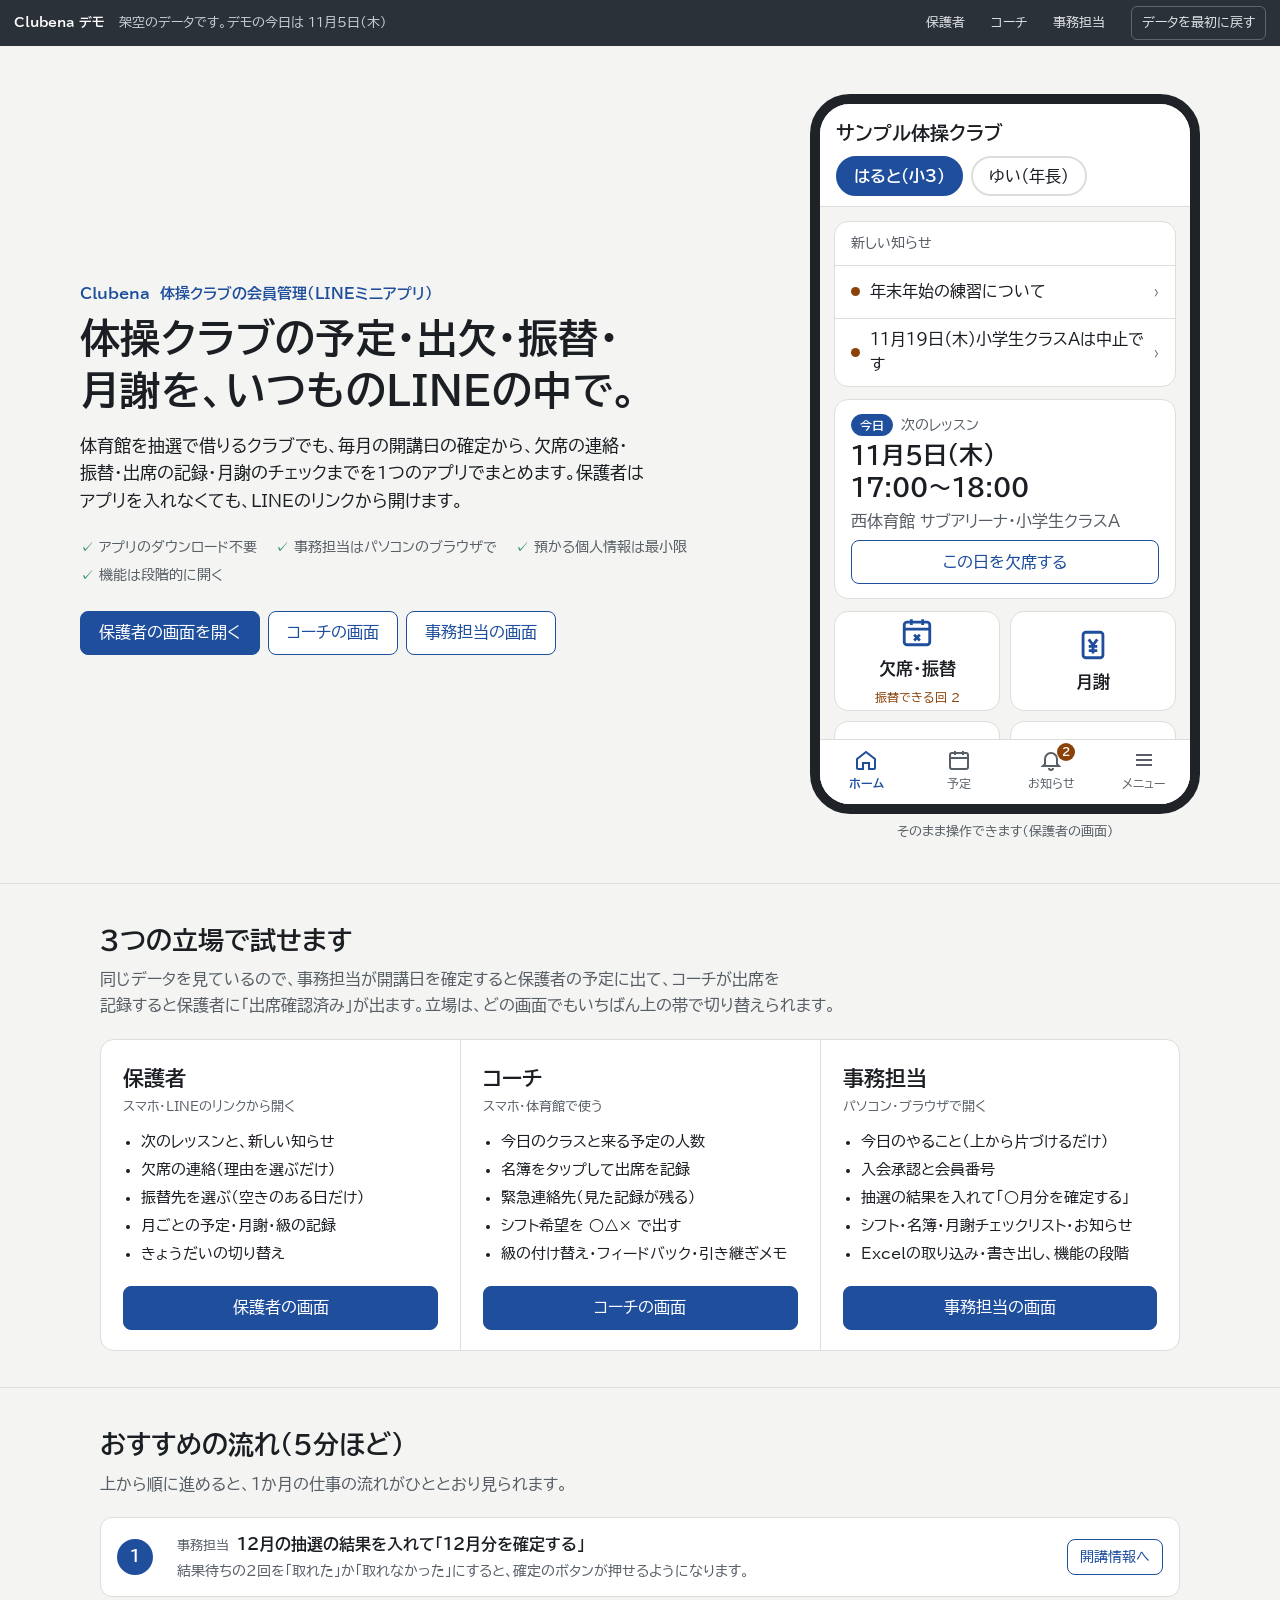
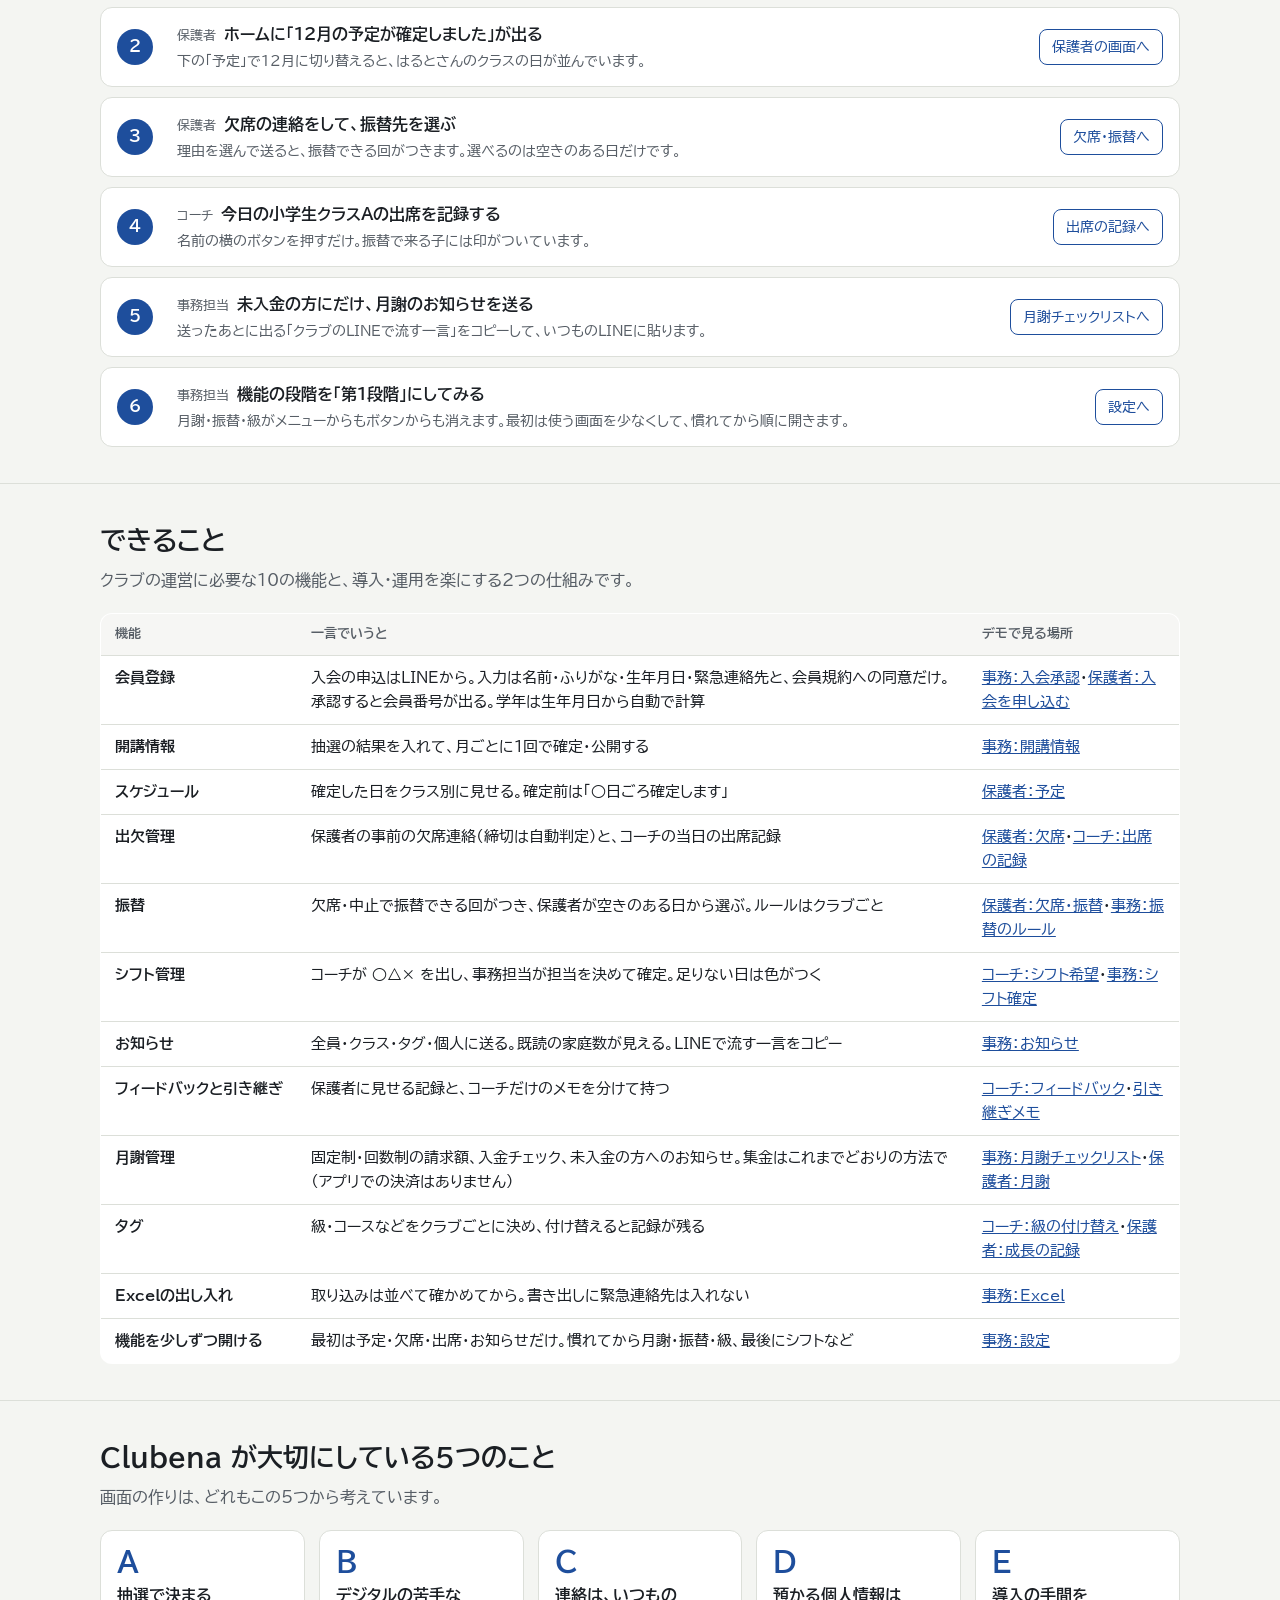
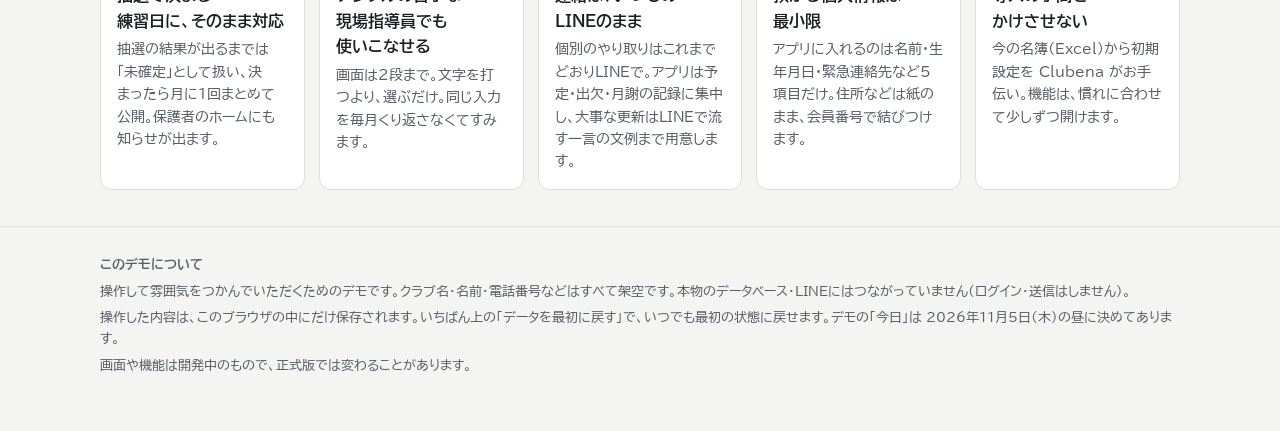
<file: index.html>
<!doctype html>
<html lang="ja">
<head>
<meta charset="utf-8">
<meta name="viewport" content="width=device-width, initial-scale=1">
<title>Clubena デモ</title>
<meta name="description" content="体操クラブ向け会員管理アプリ Clubena の、操作できるデモ（架空のデータ）">
<meta name="robots" content="noindex">
<link rel="preconnect" href="https://fonts.googleapis.com">
<link rel="preconnect" href="https://fonts.gstatic.com" crossorigin>
<link href="https://fonts.googleapis.com/css2?family=BIZ+UDPGothic:wght@400;700&display=swap" rel="stylesheet">
<link rel="icon" href="data:image/svg+xml,%3Csvg xmlns=%22http://www.w3.org/2000/svg%22 viewBox=%220 0 32 32%22%3E%3Crect width=%2232%22 height=%2232%22 rx=%227%22 fill=%22%231e4e9c%22/%3E%3Cpath d=%22M9 22c3-9 11-9 14 0%22 stroke=%22white%22 stroke-width=%223%22 fill=%22none%22 stroke-linecap=%22round%22/%3E%3Ccircle cx=%2216%22 cy=%2210%22 r=%223%22 fill=%22white%22/%3E%3C/svg%3E">
<link rel="stylesheet" href="assets/demo.css">
</head>
<body>
<div id="bar"></div>

<header class="i-wrap i-hero">
  <div>
    <p class="i-name">Clubena　体操クラブの会員管理（LINEミニアプリ）</p>
    <h1>体操クラブの予定・出欠・振替・月謝を、いつものLINEの中で。</h1>
    <p class="i-lead">体育館を抽選で借りるクラブでも、毎月の開講日の確定から、欠席の連絡・振替・出席の記録・月謝のチェックまでを1つのアプリでまとめます。保護者はアプリを入れなくても、LINEのリンクから開けます。</p>
    <ul class="i-facts">
      <li>アプリのダウンロード不要</li>
      <li>事務担当はパソコンのブラウザで</li>
      <li>預かる個人情報は最小限</li>
      <li>機能は段階的に開く</li>
    </ul>
    <div class="actions">
      <a class="btn" href="parent.html">保護者の画面を開く</a>
      <a class="btn sub" href="coach.html">コーチの画面</a>
      <a class="btn sub" href="admin.html">事務担当の画面</a>
    </div>
  </div>
  <div class="i-phone-wrap">
    <div class="i-phone"><iframe src="parent.html?embed=1" title="保護者の画面（操作できます）" loading="lazy"></iframe></div>
    <p class="i-phone-cap">そのまま操作できます（保護者の画面）</p>
  </div>
</header>

<section class="i-sec" aria-labelledby="roles-h">
  <div class="i-wrap">
    <h2 id="roles-h">3つの立場で試せます</h2>
    <p class="i-sub">同じデータを見ているので、事務担当が開講日を確定すると保護者の予定に出て、コーチが出席を記録すると保護者に「出席確認済み」が出ます。立場は、どの画面でもいちばん上の帯で切り替えられます。</p>
    <div class="i-roles">
      <div class="i-role">
        <h3>保護者</h3>
        <p class="i-where">スマホ・LINEのリンクから開く</p>
        <ul>
          <li>次のレッスンと、新しい知らせ</li>
          <li>欠席の連絡（理由を選ぶだけ）</li>
          <li>振替先を選ぶ（空きのある日だけ）</li>
          <li>月ごとの予定・月謝・級の記録</li>
          <li>きょうだいの切り替え</li>
        </ul>
        <a class="btn wide" href="parent.html">保護者の画面</a>
      </div>
      <div class="i-role">
        <h3>コーチ</h3>
        <p class="i-where">スマホ・体育館で使う</p>
        <ul>
          <li>今日のクラスと来る予定の人数</li>
          <li>名簿をタップして出席を記録</li>
          <li>緊急連絡先（見た記録が残る）</li>
          <li>シフト希望を ○△× で出す</li>
          <li>級の付け替え・フィードバック・引き継ぎメモ</li>
        </ul>
        <a class="btn wide" href="coach.html">コーチの画面</a>
      </div>
      <div class="i-role">
        <h3>事務担当</h3>
        <p class="i-where">パソコン・ブラウザで開く</p>
        <ul>
          <li>今日のやること（上から片づけるだけ）</li>
          <li>入会承認と会員番号</li>
          <li>抽選の結果を入れて「○月分を確定する」</li>
          <li>シフト・名簿・月謝チェックリスト・お知らせ</li>
          <li>Excelの取り込み・書き出し、機能の段階</li>
        </ul>
        <a class="btn wide" href="admin.html">事務担当の画面</a>
      </div>
    </div>
  </div>
</section>

<section class="i-sec" aria-labelledby="flow-h">
  <div class="i-wrap">
    <h2 id="flow-h">おすすめの流れ（5分ほど）</h2>
    <p class="i-sub">上から順に進めると、1か月の仕事の流れがひととおり見られます。</p>
    <ol class="i-flow">
      <li><div><span class="i-who">事務担当</span><b>12月の抽選の結果を入れて「12月分を確定する」</b><p>結果待ちの2回を「取れた」か「取れなかった」にすると、確定のボタンが押せるようになります。</p></div><a class="btn sub sm" href="admin.html#/sessions">開講情報へ</a></li>
      <li><div><span class="i-who">保護者</span><b>ホームに「12月の予定が確定しました」が出る</b><p>下の「予定」で12月に切り替えると、はるとさんのクラスの日が並んでいます。</p></div><a class="btn sub sm" href="parent.html">保護者の画面へ</a></li>
      <li><div><span class="i-who">保護者</span><b>欠席の連絡をして、振替先を選ぶ</b><p>理由を選んで送ると、振替できる回がつきます。選べるのは空きのある日だけです。</p></div><a class="btn sub sm" href="parent.html#/absence">欠席・振替へ</a></li>
      <li><div><span class="i-who">コーチ</span><b>今日の小学生クラスAの出席を記録する</b><p>名前の横のボタンを押すだけ。振替で来る子には印がついています。</p></div><a class="btn sub sm" href="coach.html#/attend">出席の記録へ</a></li>
      <li><div><span class="i-who">事務担当</span><b>未入金の方にだけ、月謝のお知らせを送る</b><p>送ったあとに出る「クラブのLINEで流す一言」をコピーして、いつものLINEに貼ります。</p></div><a class="btn sub sm" href="admin.html#/fees">月謝チェックリストへ</a></li>
      <li><div><span class="i-who">事務担当</span><b>機能の段階を「第1段階」にしてみる</b><p>月謝・振替・級がメニューからもボタンからも消えます。最初は使う画面を少なくして、慣れてから順に開きます。</p></div><a class="btn sub sm" href="admin.html#/settings">設定へ</a></li>
    </ol>
  </div>
</section>

<section class="i-sec" aria-labelledby="scope-h">
  <div class="i-wrap">
    <h2 id="scope-h">できること</h2>
    <p class="i-sub">クラブの運営に必要な10の機能と、導入・運用を楽にする2つの仕組みです。</p>
    <table class="i-table">
      <thead><tr><th>機能</th><th>一言でいうと</th><th>デモで見る場所</th></tr></thead>
      <tbody>
        <tr><td>会員登録</td><td>入会の申込はLINEから。入力は名前・ふりがな・生年月日・緊急連絡先と、会員規約への同意だけ。承認すると会員番号が出る。学年は生年月日から自動で計算</td><td><a href="admin.html#/approvals">事務：入会承認</a>・<a href="parent.html#/apply">保護者：入会を申し込む</a></td></tr>
        <tr><td>開講情報</td><td>抽選の結果を入れて、月ごとに1回で確定・公開する</td><td><a href="admin.html#/sessions">事務：開講情報</a></td></tr>
        <tr><td>スケジュール</td><td>確定した日をクラス別に見せる。確定前は「○日ごろ確定します」</td><td><a href="parent.html#/schedule">保護者：予定</a></td></tr>
        <tr><td>出欠管理</td><td>保護者の事前の欠席連絡（締切は自動判定）と、コーチの当日の出席記録</td><td><a href="parent.html#/absence">保護者：欠席</a>・<a href="coach.html#/attend">コーチ：出席の記録</a></td></tr>
        <tr><td>振替</td><td>欠席・中止で振替できる回がつき、保護者が空きのある日から選ぶ。ルールはクラブごと</td><td><a href="parent.html#/absence">保護者：欠席・振替</a>・<a href="admin.html#/settings">事務：振替のルール</a></td></tr>
        <tr><td>シフト管理</td><td>コーチが ○△× を出し、事務担当が担当を決めて確定。足りない日は色がつく</td><td><a href="coach.html#/wishes">コーチ：シフト希望</a>・<a href="admin.html#/shifts">事務：シフト確定</a></td></tr>
        <tr><td>お知らせ</td><td>全員・クラス・タグ・個人に送る。既読の家庭数が見える。LINEで流す一言をコピー</td><td><a href="admin.html#/notices">事務：お知らせ</a></td></tr>
        <tr><td>フィードバックと引き継ぎ</td><td>保護者に見せる記録と、コーチだけのメモを分けて持つ</td><td><a href="coach.html#/feedback">コーチ：フィードバック</a>・<a href="coach.html#/handover">引き継ぎメモ</a></td></tr>
        <tr><td>月謝管理</td><td>固定制・回数制の請求額、入金チェック、未入金の方へのお知らせ。集金はこれまでどおりの方法で（アプリでの決済はありません）</td><td><a href="admin.html#/fees">事務：月謝チェックリスト</a>・<a href="parent.html#/fees">保護者：月謝</a></td></tr>
        <tr><td>タグ</td><td>級・コースなどをクラブごとに決め、付け替えると記録が残る</td><td><a href="coach.html#/tags">コーチ：級の付け替え</a>・<a href="parent.html#/growth">保護者：成長の記録</a></td></tr>
        <tr><td>Excelの出し入れ</td><td>取り込みは並べて確かめてから。書き出しに緊急連絡先は入れない</td><td><a href="admin.html#/excel">事務：Excel</a></td></tr>
        <tr><td>機能を少しずつ開ける</td><td>最初は予定・欠席・出席・お知らせだけ。慣れてから月謝・振替・級、最後にシフトなど</td><td><a href="admin.html#/settings">事務：設定</a></td></tr>
      </tbody>
    </table>
  </div>
</section>

<section class="i-sec" aria-labelledby="principles-h">
  <div class="i-wrap">
    <h2 id="principles-h">Clubena が大切にしている5つのこと</h2>
    <p class="i-sub">画面の作りは、どれもこの5つから考えています。</p>
    <ul class="i-principles">
      <li><span class="i-letter">A</span><b>抽選で決まる練習日に、そのまま対応</b><p>抽選の結果が出るまでは「未確定」として扱い、決まったら月に1回まとめて公開。保護者のホームにも知らせが出ます。</p></li>
      <li><span class="i-letter">B</span><b>デジタルの苦手な現場指導員でも使いこなせる</b><p>画面は2段まで。文字を打つより、選ぶだけ。同じ入力を毎月くり返さなくてすみます。</p></li>
      <li><span class="i-letter">C</span><b>連絡は、いつものLINEのまま</b><p>個別のやり取りはこれまでどおりLINEで。アプリは予定・出欠・月謝の記録に集中し、大事な更新はLINEで流す一言の文例まで用意します。</p></li>
      <li><span class="i-letter">D</span><b>預かる個人情報は最小限</b><p>アプリに入れるのは名前・生年月日・緊急連絡先など5項目だけ。住所などは紙のまま、会員番号で結びつけます。</p></li>
      <li><span class="i-letter">E</span><b>導入の手間をかけさせない</b><p>今の名簿（Excel）から初期設定を Clubena がお手伝い。機能は、慣れに合わせて少しずつ開けます。</p></li>
    </ul>
  </div>
</section>

<footer class="i-foot">
  <div class="i-wrap">
    <p><b>このデモについて</b></p>
    <p>操作して雰囲気をつかんでいただくためのデモです。クラブ名・名前・電話番号などはすべて架空です。本物のデータベース・LINEにはつながっていません（ログイン・送信はしません）。</p>
    <p>操作した内容は、このブラウザの中にだけ保存されます。いちばん上の「データを最初に戻す」で、いつでも最初の状態に戻せます。デモの「今日」は 2026年11月5日（木）の昼に決めてあります。</p>
    <p>画面や機能は開発中のもので、正式版では変わることがあります。</p>
  </div>
</footer>

<script type="module">
  import { demoBar, bindDemoBar } from './assets/core.js';
  document.getElementById('bar').innerHTML = demoBar('');
  bindDemoBar();
</script>
</body>
</html>
</file>
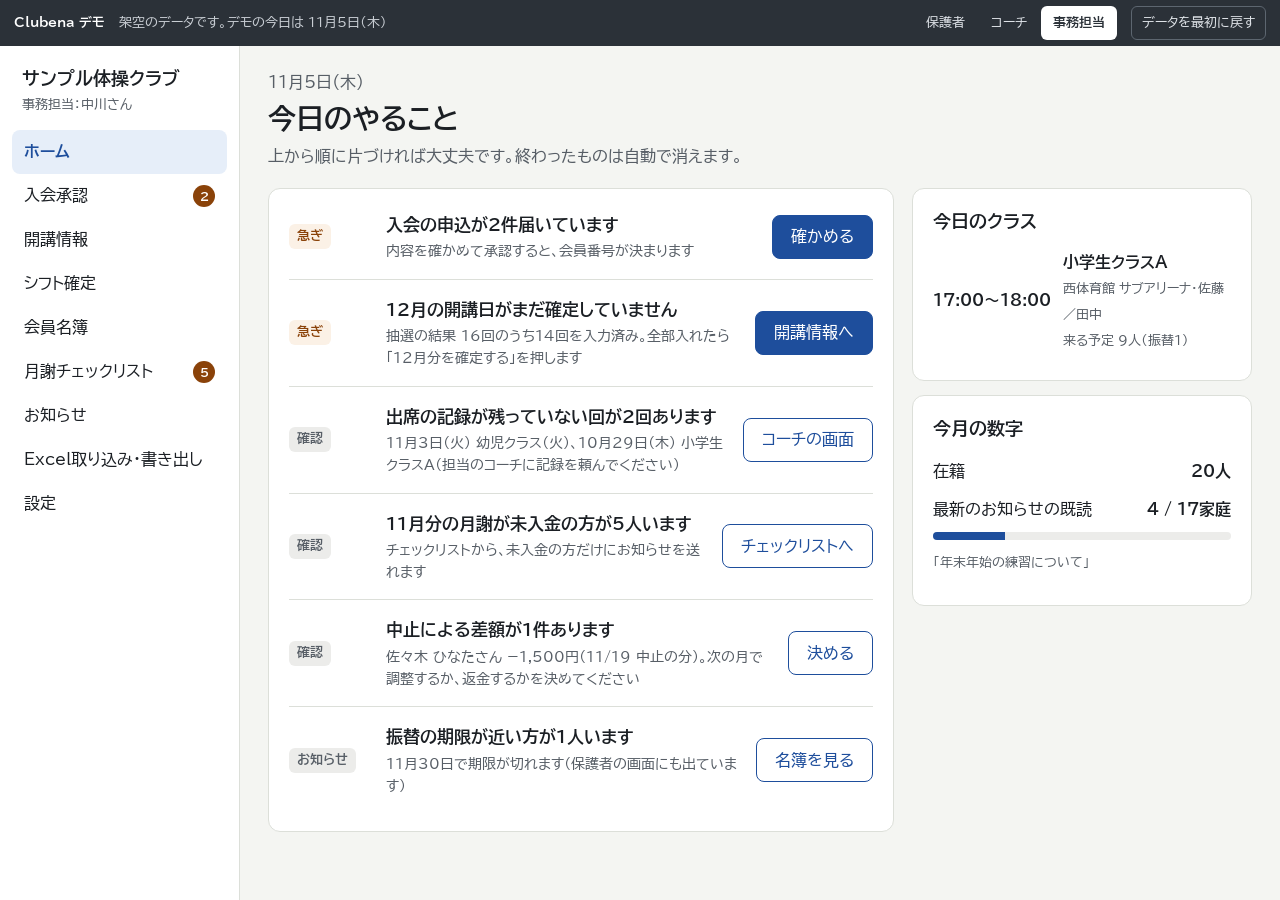
<file: admin.html>
<!doctype html>
<html lang="ja">
<head>
<meta charset="utf-8">
<meta name="viewport" content="width=device-width, initial-scale=1">
<title>事務担当の画面 | Clubena デモ</title>
<meta name="robots" content="noindex">
<link rel="preconnect" href="https://fonts.googleapis.com">
<link rel="preconnect" href="https://fonts.gstatic.com" crossorigin>
<link href="https://fonts.googleapis.com/css2?family=BIZ+UDPGothic:wght@400;700&display=swap" rel="stylesheet">
<link rel="icon" href="data:image/svg+xml,%3Csvg xmlns=%22http://www.w3.org/2000/svg%22 viewBox=%220 0 32 32%22%3E%3Crect width=%2232%22 height=%2232%22 rx=%227%22 fill=%22%231e4e9c%22/%3E%3Cpath d=%22M9 22c3-9 11-9 14 0%22 stroke=%22white%22 stroke-width=%223%22 fill=%22none%22 stroke-linecap=%22round%22/%3E%3Ccircle cx=%2216%22 cy=%2210%22 r=%223%22 fill=%22white%22/%3E%3C/svg%3E">
<link rel="stylesheet" href="assets/demo.css">
</head>
<body>
<div id="bar"></div>
<div id="app"></div>
<script type="module" src="assets/admin.js"></script>
</body>
</html>
</file>
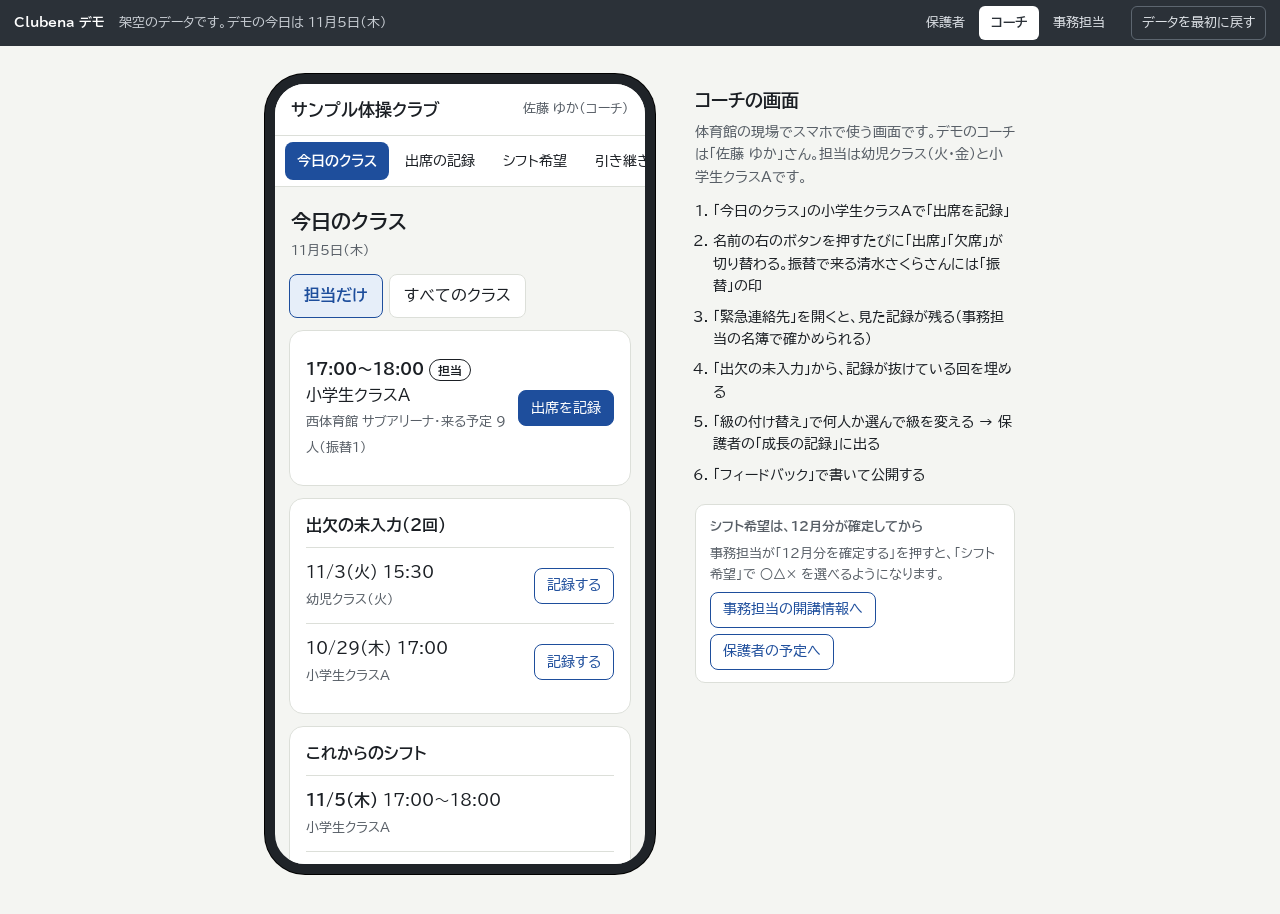
<file: coach.html>
<!doctype html>
<html lang="ja">
<head>
<meta charset="utf-8">
<meta name="viewport" content="width=device-width, initial-scale=1">
<title>コーチの画面 | Clubena デモ</title>
<meta name="robots" content="noindex">
<link rel="preconnect" href="https://fonts.googleapis.com">
<link rel="preconnect" href="https://fonts.gstatic.com" crossorigin>
<link href="https://fonts.googleapis.com/css2?family=BIZ+UDPGothic:wght@400;700&display=swap" rel="stylesheet">
<link rel="icon" href="data:image/svg+xml,%3Csvg xmlns=%22http://www.w3.org/2000/svg%22 viewBox=%220 0 32 32%22%3E%3Crect width=%2232%22 height=%2232%22 rx=%227%22 fill=%22%231e4e9c%22/%3E%3Cpath d=%22M9 22c3-9 11-9 14 0%22 stroke=%22white%22 stroke-width=%223%22 fill=%22none%22 stroke-linecap=%22round%22/%3E%3Ccircle cx=%2216%22 cy=%2210%22 r=%223%22 fill=%22white%22/%3E%3C/svg%3E">
<link rel="stylesheet" href="assets/demo.css">
</head>
<body>
<div id="bar"></div>
<div class="stage">
  <div class="phone" id="phone" aria-label="コーチの画面（スマホ）"></div>
  <aside class="guide" aria-label="この画面で試せること">
    <h2>コーチの画面</h2>
    <p>体育館の現場でスマホで使う画面です。デモのコーチは「佐藤 ゆか」さん。担当は幼児クラス（火・金）と小学生クラスAです。</p>
    <ol>
      <li>「今日のクラス」の小学生クラスAで「出席を記録」</li>
      <li>名前の右のボタンを押すたびに「出席」「欠席」が切り替わる。振替で来る清水さくらさんには「振替」の印</li>
      <li>「緊急連絡先」を開くと、見た記録が残る（事務担当の名簿で確かめられる）</li>
      <li>「出欠の未入力」から、記録が抜けている回を埋める</li>
      <li>「級の付け替え」で何人か選んで級を変える → 保護者の「成長の記録」に出る</li>
      <li>「フィードバック」で書いて公開する</li>
    </ol>
    <div class="guide-box">
      <p><b>シフト希望は、12月分が確定してから</b></p>
      <p>事務担当が「12月分を確定する」を押すと、「シフト希望」で ○△× を選べるようになります。</p>
      <div class="guide-switch"><a class="btn sub sm" href="admin.html#/sessions">事務担当の開講情報へ</a><a class="btn sub sm" href="parent.html#/schedule">保護者の予定へ</a></div>
    </div>
  </aside>
</div>
<script type="module" src="assets/coach.js"></script>
</body>
</html>
</file>
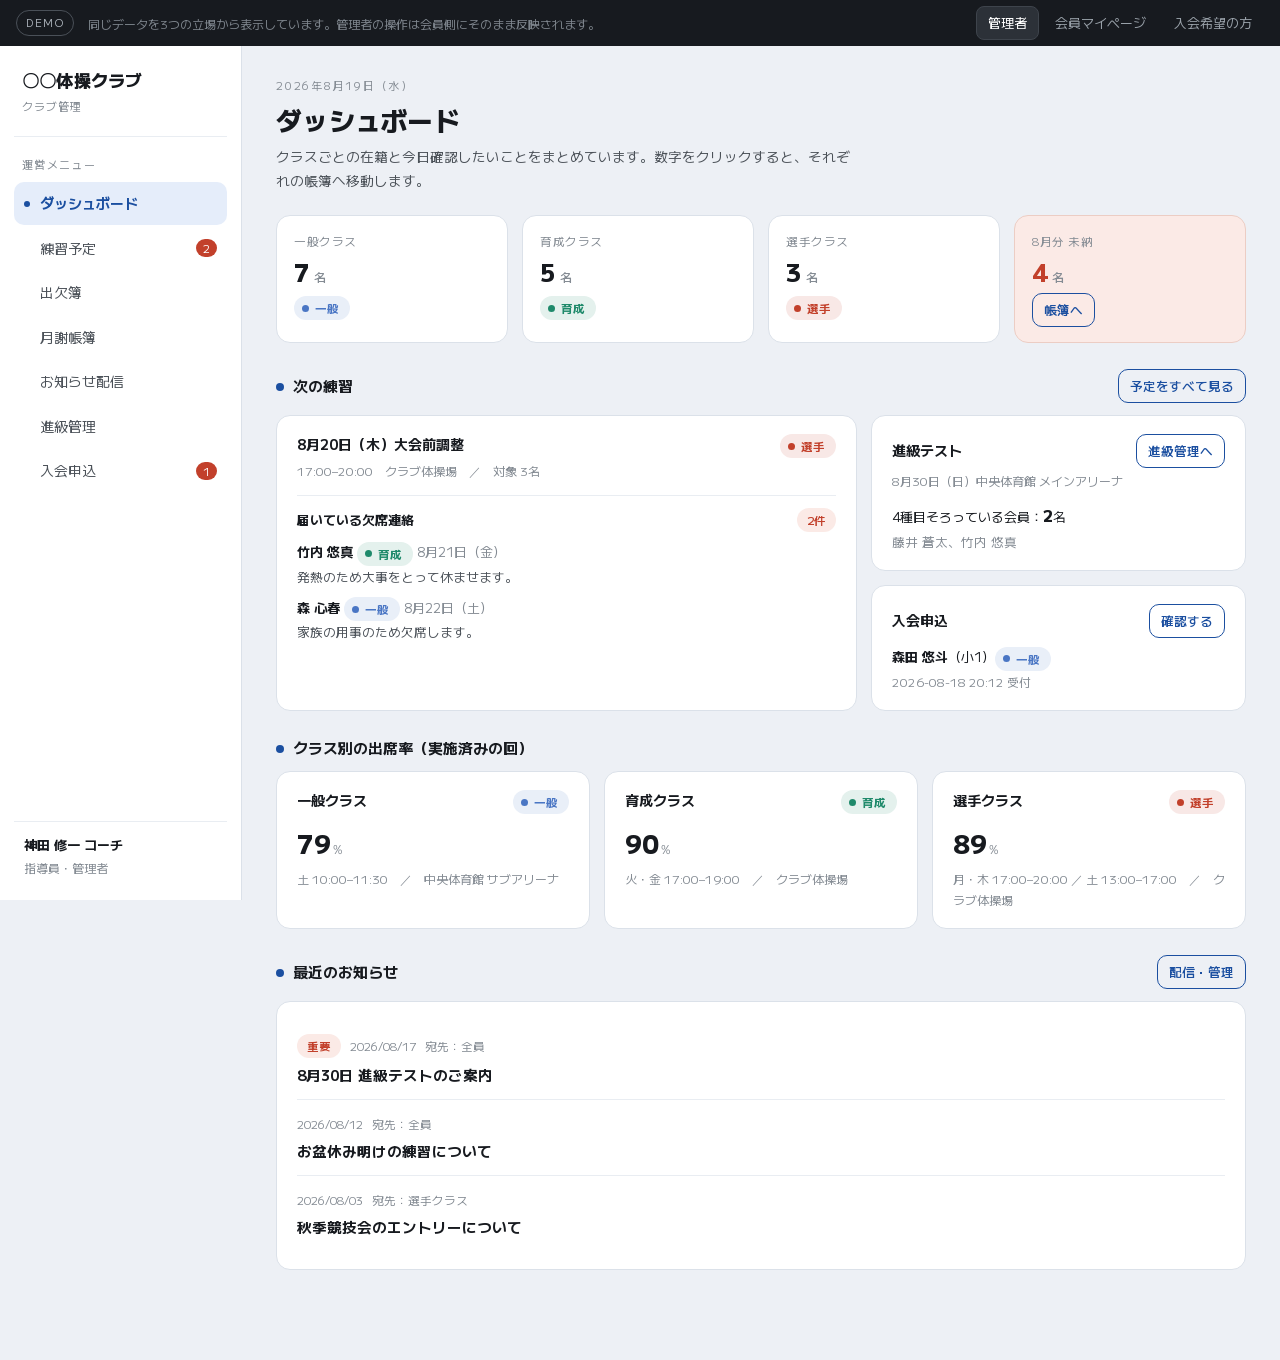
<file: index (6).html>
<!DOCTYPE html>
<html lang="ja">
<head>
<meta charset="utf-8">
<meta name="viewport" content="width=device-width, initial-scale=1">
<title>〇〇体操クラブ ｜ クラブ管理システム（デモ）</title>
<meta name="description" content="練習予定・出欠・月謝・お知らせ・進級・入会手続きをまとめた体操クラブ管理システムの画面モック">
<link rel="preconnect" href="https://fonts.googleapis.com">
<link rel="preconnect" href="https://fonts.gstatic.com" crossorigin>
<link href="https://fonts.googleapis.com/css2?family=M+PLUS+1:wght@400;500;700;800&display=swap" rel="stylesheet">
<style>
:root{
  --ink:#171a1f; --ink70:#4b5158; --ink45:#848b93;
  --chalk:#edf0f5; --card:#fff; --line:#dbe1e9; --line-soft:#e9edf2;
  --mat:#1b4fa0; --mat-mid:#2c66c2; --mat-pale:#e5edfa;
  --gen:#4a76c4; --dev:#1f8a6b; --ath:#c2402b;
  --ok:#1f8a6b; --ok-pale:#e2f2ec;
  --bad:#c2402b; --bad-pale:#fbeae6;
  --warn:#a9762a; --warn-pale:#fbf1dd;
  --r:14px;
}
*{box-sizing:border-box}
html,body{margin:0;padding:0}
body{
  background:var(--chalk); color:var(--ink);
  font-family:"M PLUS 1",-apple-system,BlinkMacSystemFont,"Hiragino Sans","Noto Sans JP",sans-serif;
  font-size:15px; line-height:1.75; -webkit-font-smoothing:antialiased;
}
h1,h2,h3,h4{margin:0;font-weight:700;line-height:1.45}
p{margin:0}
button{font:inherit;color:inherit;cursor:pointer}
a{color:var(--mat)}
.dela{font-weight:800}
.num{font-variant-numeric:tabular-nums}

/* ---------- demo bar ---------- */
.demobar{position:sticky;top:0;z-index:60;background:var(--ink);color:#e8ecf1;
  display:flex;align-items:center;gap:14px;padding:0 16px;height:46px}
.demobar .tag{font-size:11px;letter-spacing:.14em;border:1px solid #4a5058;border-radius:99px;padding:2px 9px;color:#aeb5bd;white-space:nowrap}
.demobar .hint{font-size:12px;color:#7d848c}
@media(max-width:820px){.demobar .hint{display:none}}
.roleset{display:flex;gap:4px;margin-left:auto;overflow:auto}
.roleset button{background:transparent;border:1px solid transparent;color:#99a1a9;border-radius:8px;padding:5px 11px;font-size:13px;white-space:nowrap}
.roleset button:hover{color:#fff}
.roleset button[aria-pressed=true]{background:#2c3138;color:#fff;border-color:#3e444c}

/* ---------- shell ---------- */
.shell{display:grid;grid-template-columns:242px 1fr;align-items:start}
.side{position:sticky;top:46px;height:calc(100vh - 46px);background:var(--card);
  border-right:1px solid var(--line);padding:22px 14px;display:flex;flex-direction:column}
.brand{padding:0 8px 18px;border-bottom:1px solid var(--line-soft);margin-bottom:16px}
.brand .nm{font-weight:800;font-size:17px;letter-spacing:.01em;display:block;line-height:1.4}
.brand .sub{font-size:11px;color:var(--ink45);letter-spacing:.1em;margin-top:4px}
.navlabel{font-size:11px;color:var(--ink45);letter-spacing:.12em;padding:0 8px;margin:2px 0 8px}
.nav{display:flex;flex-direction:column;gap:2px}
.nav button{display:flex;align-items:center;gap:10px;width:100%;text-align:left;background:none;border:0;
  padding:9px 10px;border-radius:10px;color:var(--ink70);font-size:14px}
.nav button:hover{background:var(--chalk);color:var(--ink)}
.nav button[aria-current=page]{background:var(--mat-pale);color:var(--mat);font-weight:700}
.nav .mk{width:6px;height:6px;border-radius:99px;background:transparent;flex:none}
.nav button[aria-current=page] .mk{background:var(--mat)}
.nav .badge{margin-left:auto;background:var(--bad);color:#fff;border-radius:99px;font-size:11px;padding:0 7px;line-height:18px}
.whoami{margin-top:auto;padding:12px 10px 0;border-top:1px solid var(--line-soft);font-size:12px;color:var(--ink45)}
.whoami b{display:block;color:var(--ink);font-size:13px}
.main{padding:30px 34px 90px;max-width:1140px}

/* ========== PC / スマホ の切り替え（body[data-ui] で分岐） ========== */
.mtop,.tabbar,.sheet{display:none}

body[data-ui=mobile] .side{display:none}
body[data-ui=mobile] .shell{grid-template-columns:1fr}
body[data-ui=mobile] .main{padding:16px 14px calc(78px + env(safe-area-inset-bottom))}

/* 上部アプリバー */
body[data-ui=mobile] .mtop{display:flex;align-items:center;gap:10px;position:sticky;top:46px;z-index:40;
  background:var(--card);border-bottom:1px solid var(--line);padding:10px 14px}
body[data-ui=mobile] .mtop .nm{font-weight:800;font-size:14px;line-height:1.3}
body[data-ui=mobile] .mtop .nm small{display:block;font-weight:400;font-size:11px;color:var(--ink45)}
body[data-ui=mobile] .mtop .who{margin-left:auto;font-size:11px;color:var(--ink45);text-align:right;line-height:1.4}
body[data-ui=mobile] .mtop .who b{display:block;color:var(--ink);font-size:12px;font-weight:700}

/* 下部タブバー */
body[data-ui=mobile] .tabbar{display:flex;position:fixed;left:0;right:0;bottom:0;z-index:55;
  background:var(--card);border-top:1px solid var(--line);
  padding:6px 4px calc(6px + env(safe-area-inset-bottom));box-shadow:0 -2px 14px rgba(18,20,24,.05)}
.tabbar button{flex:1;background:none;border:0;padding:5px 2px 3px;border-radius:10px;
  display:flex;flex-direction:column;align-items:center;gap:3px;color:var(--ink45);position:relative}
.tabbar button svg{width:22px;height:22px;stroke:currentColor;fill:none;stroke-width:1.7;stroke-linecap:round;stroke-linejoin:round}
.tabbar .tl{font-size:10.5px;letter-spacing:-.02em;line-height:1.2}
.tabbar button[aria-current=page]{color:var(--mat)}
.tabbar button[aria-current=page] .tl{font-weight:700}
.tabbar .dot{position:absolute;top:2px;right:calc(50% - 18px);min-width:15px;height:15px;line-height:15px;
  border-radius:99px;background:var(--bad);color:#fff;font-size:9.5px;font-weight:700;text-align:center;padding:0 4px}

/* 「その他」のボトムシート */
.sheet{position:fixed;inset:0;z-index:70;align-items:flex-end}
.sheet.on{display:flex}
.sheet .bg{position:absolute;inset:0;background:rgba(18,20,24,.42)}
.sheet .panel{position:relative;width:100%;background:#fff;border-radius:18px 18px 0 0;
  padding:10px 14px calc(18px + env(safe-area-inset-bottom));max-height:76vh;overflow:auto}
.sheet .grip{width:38px;height:4px;border-radius:99px;background:var(--line);margin:4px auto 12px}
.sheet .item{display:flex;align-items:center;gap:12px;width:100%;background:none;border:0;
  padding:13px 8px;border-radius:12px;font-size:15px;color:var(--ink);text-align:left}
.sheet .item:active{background:var(--chalk)}
.sheet .item svg{width:21px;height:21px;stroke:var(--ink45);fill:none;stroke-width:1.7;stroke-linecap:round;stroke-linejoin:round}
.sheet .item[aria-current=page]{color:var(--mat);font-weight:700}
.sheet .item[aria-current=page] svg{stroke:var(--mat)}
.sheet .item .badge{margin-left:auto;background:var(--bad);color:#fff;border-radius:99px;font-size:11px;padding:0 7px;line-height:18px}

/* スマホ向けの寸法調整 */
body[data-ui=mobile] .phead{margin-bottom:16px}
body[data-ui=mobile] .phead h1{font-size:21px}
body[data-ui=mobile] .phead .lede{font-size:12.5px;margin-top:6px}
body[data-ui=mobile] .card{padding:15px 16px;border-radius:12px}
body[data-ui=mobile] .sechead{margin:20px 0 10px}
body[data-ui=mobile] .g2,body[data-ui=mobile] .g3,body[data-ui=mobile] .g4,
body[data-ui=mobile] .g-2-1,body[data-ui=mobile] .gcards{grid-template-columns:1fr}
body[data-ui=mobile] .gstat{grid-template-columns:repeat(2,1fr);gap:10px}
body[data-ui=mobile] .stat{padding:12px 13px}
body[data-ui=mobile] .stat .v{font-size:21px}
body[data-ui=mobile] .btn{padding:9px 15px}
body[data-ui=mobile] .tabs{overflow-x:auto;flex-wrap:nowrap;padding-bottom:2px;margin:0 -14px;padding-left:14px;padding-right:14px}
body[data-ui=mobile] .tabs button{flex:none}
body[data-ui=mobile] .next{padding:18px 18px;border-radius:12px}
body[data-ui=mobile] .next .when{font-size:20px}
body[data-ui=mobile] .ses{gap:12px}
body[data-ui=mobile] .ses .a{width:100%;order:3;padding-left:70px}
body[data-ui=mobile] .ses{flex-wrap:wrap}
body[data-ui=mobile] .stamps{gap:6px}
body[data-ui=mobile] .stamp .ring{max-width:52px;font-size:17px}
body[data-ui=mobile] .modal .box{border-radius:16px 16px 0 0;align-self:flex-end;max-height:92vh}
body[data-ui=mobile] .modal{padding:0;align-items:flex-end}

/* スマホ用リスト（テーブルの代わり） */
.mlist{display:flex;flex-direction:column;gap:8px}
.mrow{display:flex;align-items:center;gap:11px;background:var(--card);border:1px solid var(--line);
  border-radius:12px;padding:11px 13px}
.mrow .t{flex:1;min-width:0}
.mrow .t b{display:block;font-size:14px;font-weight:700;line-height:1.35}
.mrow .t small{display:block;font-size:11.5px;color:var(--ink45);line-height:1.4}
.mrow .r{flex:none;text-align:right}
.seg{display:flex;gap:4px;flex:none}
.seg button{width:38px;height:36px;border-radius:9px;border:1px solid var(--line);background:#fff;
  font-size:15px;color:var(--ink45);padding:0}
.seg button[aria-pressed=true][data-v=present]{background:var(--ok-pale);border-color:var(--ok);color:var(--ok);font-weight:700}
.seg button[aria-pressed=true][data-v=late]{background:var(--warn-pale);border-color:var(--warn);color:var(--warn);font-weight:700}
.seg button[aria-pressed=true][data-v=absent]{background:var(--bad-pale);border-color:var(--bad);color:var(--bad);font-weight:700}
.picker{display:flex;gap:6px;overflow-x:auto;padding:2px 14px 4px;margin:0 -14px}
.picker button{flex:none;border:1px solid var(--line);background:var(--card);border-radius:12px;
  padding:8px 12px;font-size:12.5px;color:var(--ink70);line-height:1.35;text-align:center;white-space:nowrap}
.picker button b{display:block;font-size:15px;font-weight:800;color:var(--ink)}
.picker button[aria-pressed=true]{background:var(--ink);border-color:var(--ink);color:#fff}
.picker button[aria-pressed=true] b{color:#fff}

@media(prefers-reduced-motion:reduce){*{transition:none!important;animation:none!important}}

/* ---------- head ---------- */
.phead{margin-bottom:22px}
.eyebrow{font-size:11px;letter-spacing:.16em;color:var(--ink45);margin-bottom:7px}
.phead h1{font-weight:800;font-size:26px;letter-spacing:.01em;line-height:1.35}
.phead .lede{color:var(--ink70);font-size:13.5px;margin-top:8px;max-width:64ch}

/* ---------- primitives ---------- */
.card{background:var(--card);border:1px solid var(--line);border-radius:var(--r);padding:18px 20px}
.card h3{font-size:14px}
.card .cardnote{font-size:12px;color:var(--ink45);margin-top:2px}
.grid{display:grid;gap:14px}
.g2{grid-template-columns:repeat(2,1fr)}
.g3{grid-template-columns:repeat(3,1fr)}
.g4{grid-template-columns:repeat(4,1fr)}
.g-2-1{grid-template-columns:1.55fr 1fr}
@media(max-width:920px){.g2,.g3,.g4,.g-2-1{grid-template-columns:1fr}}
.stack{display:flex;flex-direction:column;gap:14px}
.row{display:flex;align-items:center;gap:10px;flex-wrap:wrap}
.spread{display:flex;align-items:baseline;justify-content:space-between;gap:12px}
.sechead{display:flex;align-items:center;justify-content:space-between;gap:12px;margin:26px 0 12px;flex-wrap:wrap}
.sechead h2{font-size:15px}
.sechead h2::before{content:"";display:inline-block;width:8px;height:8px;border-radius:99px;background:var(--mat);margin-right:9px;vertical-align:1px}

.stat{background:var(--card);border:1px solid var(--line);border-radius:var(--r);padding:15px 17px}
.stat .k{font-size:11.5px;color:var(--ink45);letter-spacing:.05em}
.stat .v{font-weight:800;font-size:24px;line-height:1.3;margin-top:5px}
.stat .v small{font-weight:500;font-size:12px;color:var(--ink45);margin-left:4px}
.stat.warn{border-color:#eccdc4;background:var(--bad-pale)}
.stat.warn .v{color:var(--bad)}

.btn{border:1px solid var(--mat);background:var(--mat);color:#fff;border-radius:10px;padding:8px 15px;font-size:13.5px;font-weight:500}
.btn:hover{background:var(--mat-mid);border-color:var(--mat-mid)}
.btn.ghost{background:transparent;color:var(--mat)}
.btn.ghost:hover{background:var(--mat-pale)}
.btn.quiet{background:transparent;color:var(--ink70);border-color:var(--line)}
.btn.quiet:hover{background:var(--chalk);color:var(--ink)}
.btn.sm{padding:5px 11px;font-size:12.5px}
.btn:disabled{opacity:.42;cursor:not-allowed}

.pill{display:inline-flex;align-items:center;gap:5px;border-radius:99px;padding:2px 10px;font-size:11.5px;font-weight:500;white-space:nowrap}
.pill.ok{background:var(--ok-pale);color:var(--ok)}
.pill.bad{background:var(--bad-pale);color:var(--bad)}
.pill.wait{background:var(--warn-pale);color:var(--warn)}
.pill.info{background:var(--mat-pale);color:var(--mat)}
.pill.mute{background:var(--chalk);color:var(--ink45)}

/* ---------- class chip: 構造の芯 ---------- */
.chip{display:inline-flex;align-items:center;gap:6px;border-radius:99px;padding:2px 11px 2px 8px;
  font-size:11.5px;font-weight:700;white-space:nowrap;color:var(--c);background:color-mix(in srgb,var(--c) 12%,#fff)}
.chip::before{content:"";width:7px;height:7px;border-radius:99px;background:var(--c);flex:none}
.chip.lg{font-size:13px;padding:4px 14px 4px 11px}
.tabs{display:flex;gap:6px;flex-wrap:wrap}
.tabs button{background:var(--card);border:1px solid var(--line);border-radius:99px;padding:6px 14px;font-size:13px;color:var(--ink70)}
.tabs button:hover{border-color:var(--ink45)}
.tabs button[aria-pressed=true]{background:var(--ink);border-color:var(--ink);color:#fff;font-weight:700}

table{width:100%;border-collapse:collapse;font-size:13.5px}
th,td{padding:9px 10px;border-bottom:1px solid var(--line-soft);text-align:left;vertical-align:middle}
th{font-size:11.5px;letter-spacing:.05em;color:var(--ink45);font-weight:500;white-space:nowrap}
tbody tr:last-child td{border-bottom:0}
.tablewrap{overflow-x:auto;-webkit-overflow-scrolling:touch}
.namecell{white-space:nowrap;font-weight:500}
.namecell small{display:block;font-weight:400;color:var(--ink45);font-size:11.5px;line-height:1.35}
.empty{border:1px dashed var(--line);border-radius:var(--r);padding:26px;text-align:center;color:var(--ink45);font-size:13px}
.empty b{display:block;color:var(--ink);font-size:14px;margin-bottom:4px}

label.f{display:block;font-size:12px;color:var(--ink70);margin-bottom:5px}
input[type=text],input[type=date],input[type=time],input[type=tel],input[type=email],select,textarea{
  width:100%;font:inherit;font-size:14px;padding:9px 11px;border:1px solid var(--line);border-radius:10px;background:#fff;color:var(--ink)}
textarea{min-height:96px;resize:vertical;line-height:1.7}
input:focus,select:focus,textarea:focus,button:focus-visible{outline:2px solid var(--mat-mid);outline-offset:2px}
.field{margin-bottom:14px}
.help{font-size:11.5px;color:var(--ink45);margin-top:5px}

/* ---------- signature: 進級カード ---------- */
.lvcard{background:var(--card);border:1px solid var(--line);border-radius:var(--r);overflow:hidden}
.lvcard .lvhead{display:flex;align-items:center;gap:10px;padding:12px 16px;background:color-mix(in srgb,var(--c) 9%,#fff);border-bottom:1px solid color-mix(in srgb,var(--c) 22%,#fff)}
.lvcard .lvbadge{font-weight:800;font-size:17px;color:var(--c);background:#fff;
  border:2px solid var(--c);border-radius:10px;padding:2px 10px;line-height:1.5;flex:none}
.lvcard .lvname{font-weight:700;font-size:14.5px;line-height:1.3}
.lvcard .lvname small{display:block;font-weight:400;font-size:11.5px;color:var(--ink45)}
.lvcard .lvbody{padding:14px 16px 16px}
.stamps{display:grid;grid-template-columns:repeat(4,1fr);gap:8px}
.stamp{background:none;border:0;padding:0;text-align:center}
.stamp .ring{width:100%;aspect-ratio:1;max-width:60px;margin:0 auto;border-radius:99px;
  border:2px dashed var(--line);display:flex;align-items:center;justify-content:center;
  font-weight:800;font-size:19px;color:#c9d0d9;background:#fbfcfe;transition:.15s}
.stamp .lb{display:block;font-size:11px;color:var(--ink45);margin-top:6px;letter-spacing:-.02em}
.stamp[data-on=true] .ring{border-style:solid;border-color:var(--c);color:var(--c);background:color-mix(in srgb,var(--c) 11%,#fff);transform:rotate(-6deg)}
.stamp[data-on=true] .lb{color:var(--ink);font-weight:700}
.stamp:hover .ring{border-color:var(--ink45)}
.stamp[disabled]{cursor:default}
.stamp[disabled]:hover .ring{border-color:var(--line)}
.stamp[disabled][data-on=true]:hover .ring{border-color:var(--c)}
.lvfoot{display:flex;align-items:center;justify-content:space-between;gap:10px;margin-top:14px;padding-top:12px;border-top:1px solid var(--line-soft)}
.lvfoot .cnt{font-size:12px;color:var(--ink45)}
.lvfoot .cnt b{font-weight:800;font-size:15px;color:var(--ink)}

/* 級の道のり */
.ladder{margin-top:4px}
.ladtrack{display:flex;gap:2px;height:14px}
.ladtrack i{flex:1;background:var(--c,#ddd);border-radius:3px}
.ladtrack i.future{background:var(--line-soft)}
.ladtrack i.now{box-shadow:0 0 0 2px var(--ink)}
.ladticks{display:flex;margin-top:5px}
.ladticks span{flex:1;text-align:center;font-size:9.5px;color:var(--ink45);letter-spacing:-.05em}
.ladticks span.now{color:var(--ink);font-weight:700}

/* ---------- 出席簿 ---------- */
.roll td.mark{text-align:center;padding:3px}
.roll th.day{text-align:center;font-size:11px;line-height:1.25;white-space:nowrap}
.roll th.day em{display:block;font-style:normal;font-size:10px;color:var(--ink45)}
.mk2{width:34px;height:30px;border-radius:8px;border:1px solid var(--line-soft);background:#fff;font-size:14px;line-height:1;color:var(--ink45)}
.mk2[data-v=present]{background:var(--ok-pale);border-color:#c3e0d4;color:var(--ok)}
.mk2[data-v=absent]{background:var(--bad-pale);border-color:#eecec5;color:var(--bad)}
.mk2[data-v=late]{background:var(--warn-pale);border-color:#e7d4a8;color:var(--warn)}
.mk2:hover{border-color:var(--ink45)}
.legend{display:flex;gap:14px;flex-wrap:wrap;font-size:11.5px;color:var(--ink45);margin-top:12px}
.legend span{display:inline-flex;align-items:center;gap:5px}
.legend i{width:16px;height:16px;border-radius:6px;display:inline-block;border:1px solid var(--line-soft)}

/* ---------- 月謝 ---------- */
.fee td.m{text-align:center;padding:4px}
.feecell{width:56px;height:30px;border-radius:8px;border:1px solid var(--line-soft);background:#fff;font-size:12px;color:var(--ink45)}
.feecell[data-v=paid]{background:var(--ok-pale);border-color:#c3e0d4;color:var(--ok);font-weight:700}
.feecell[data-v=unpaid]{background:var(--bad-pale);border-color:#eecec5;color:var(--bad)}
.feecell:hover{border-color:var(--ink45)}

/* ---------- schedule ---------- */
.seslist{display:flex;flex-direction:column}
.ses{display:flex;gap:16px;padding:14px 0;border-bottom:1px solid var(--line-soft)}
.ses:last-child{border-bottom:0}
.ses .d{width:58px;flex:none;text-align:center;border-right:1px solid var(--line-soft);padding-right:12px}
.ses .d .dd{font-weight:800;font-size:21px;line-height:1.2}
.ses .d .mm,.ses .d .wd{font-size:10.5px;color:var(--ink45);letter-spacing:.05em}
.ses .d.sat .wd{color:var(--mat)}
.ses .d.sun .wd{color:var(--bad)}
.ses .b{flex:1;min-width:0}
.ses .b .ttl{font-weight:700;font-size:14.5px;display:flex;align-items:center;gap:8px;flex-wrap:wrap}
.ses .b .meta{font-size:12.5px;color:var(--ink70);margin-top:2px}
.ses .a{flex:none;display:flex;align-items:center;gap:8px}
.ses.special{background:var(--warn-pale);margin:0 -20px;padding:14px 20px;border-radius:10px;border-bottom:0}

.next{background:var(--mat);color:#fff;border-radius:var(--r);padding:22px 24px}
.next .k{font-size:11px;letter-spacing:.16em;color:#a8c2e6}
.next .when{font-weight:800;font-size:23px;margin-top:8px;line-height:1.35}
.next .where{font-size:13.5px;color:#cbdcf2;margin-top:5px}
.next .acts{display:flex;gap:8px;margin-top:16px;flex-wrap:wrap}
.next .acts button{border-radius:10px;padding:8px 15px;font-size:13.5px;border:1px solid rgba(255,255,255,.35);background:rgba(255,255,255,.1);color:#fff}
.next .acts button:hover{background:rgba(255,255,255,.2)}
.next .acts button.solid{background:#fff;color:var(--mat);border-color:#fff;font-weight:700}
.next .said{margin-top:14px;font-size:13px;color:#cbdcf2;border-top:1px solid rgba(255,255,255,.2);padding-top:12px}

/* ---------- news ---------- */
.newsitem{border-bottom:1px solid var(--line-soft);padding:14px 0}
.newsitem:last-child{border-bottom:0}
.newsitem .m{display:flex;align-items:center;gap:9px;font-size:11.5px;color:var(--ink45);flex-wrap:wrap}
.newsitem h4{margin:6px 0 0;font-size:14.5px}
.newsitem p{font-size:13px;color:var(--ink70);margin-top:4px}
.unread{width:6px;height:6px;border-radius:99px;background:var(--bad);display:inline-block;flex:none}

/* ---------- modal / toast ---------- */
.modal{position:fixed;inset:0;z-index:80;display:none;align-items:center;justify-content:center;padding:18px}
.modal.on{display:flex}
.modal .bg{position:absolute;inset:0;background:rgba(18,20,24,.45)}
.modal .box{position:relative;background:#fff;border-radius:16px;width:min(520px,100%);max-height:88vh;overflow:auto;padding:24px}
.modal h3{font-weight:800;font-size:18px;margin-bottom:6px}
.modal .mnote{font-size:12.5px;color:var(--ink45);margin-bottom:18px}
.modal .acts{display:flex;gap:8px;justify-content:flex-end;margin-top:20px}
.toast{position:fixed;left:50%;bottom:26px;transform:translate(-50%,14px);background:var(--ink);color:#fff;
  padding:11px 20px;border-radius:99px;font-size:13.5px;z-index:90;opacity:0;pointer-events:none;
  transition:opacity .18s,transform .18s;box-shadow:0 8px 26px rgba(0,0,0,.2);max-width:calc(100vw - 32px);text-align:center}
.toast.on{opacity:1;transform:translate(-50%,0)}

/* ---------- join ---------- */
.joinwrap{max-width:680px;margin:0 auto}
.steps{display:flex;margin-bottom:26px}
.steps div{flex:1;text-align:center;font-size:12px;color:var(--ink45);padding-bottom:9px;border-bottom:2px solid var(--line)}
.steps div.on{color:var(--mat);font-weight:700;border-color:var(--mat)}
.steps div.done{color:var(--ok);border-color:var(--ok)}
.terms{border:1px solid var(--line);border-radius:12px;padding:16px 18px;height:236px;overflow-y:auto;
  background:#fbfcfe;font-size:13px;line-height:1.9;color:var(--ink70)}
.terms h5{margin:14px 0 3px;font-size:13px;color:var(--ink);font-weight:700}
.terms h5:first-child{margin-top:0}
.agree{display:flex;gap:10px;align-items:flex-start;margin-top:16px;padding:13px 15px;background:var(--chalk);border-radius:12px;font-size:13.5px;cursor:pointer}
.agree input{margin-top:4px;width:17px;height:17px;flex:none;accent-color:var(--mat)}
.clspick{display:grid;gap:10px}
.clspick label{display:flex;gap:11px;align-items:flex-start;border:1px solid var(--line);border-radius:12px;padding:13px 15px;cursor:pointer;background:#fff}
.clspick label:hover{border-color:var(--ink45)}
.clspick input{margin-top:4px;width:17px;height:17px;flex:none;accent-color:var(--mat)}
.clspick .t{font-weight:700;font-size:14px;display:flex;align-items:center;gap:8px}
.clspick .s{font-size:12.5px;color:var(--ink45);margin-top:2px}
.done-seal{width:78px;height:78px;border-radius:99px;background:var(--ok-pale);color:var(--ok);
  display:flex;align-items:center;justify-content:center;margin:0 auto 18px;font-weight:800;font-size:30px}
.kv{display:grid;grid-template-columns:112px 1fr;gap:8px 14px;font-size:13.5px;margin-top:6px}
.kv dt{color:var(--ink45);font-size:12.5px}
.kv dd{margin:0}
</style>
</head>
<body>

<div class="demobar">
  <span class="tag">DEMO</span>
  <span class="hint">同じデータを3つの立場から表示しています。管理者の操作は会員側にそのまま反映されます。</span>
  <div class="roleset" id="roleset">
    <button data-role="admin">管理者</button>
    <button data-role="member">会員マイページ</button>
    <button data-role="guest">入会希望の方</button>
  </div>
</div>

<header class="mtop">
  <span class="nm">〇〇体操クラブ<small id="mtopview">ダッシュボード</small></span>
  <span class="who" id="mtopwho"></span>
</header>

<div class="shell">
  <aside class="side">
    <div class="brand"><span class="nm">〇〇体操クラブ</span><span class="sub" id="brandsub">クラブ管理</span></div>
    <div class="navlabel" id="navlabel">メニュー</div>
    <nav class="nav" id="nav"></nav>
    <div class="whoami" id="whoami"></div>
  </aside>
  <main class="main" id="main"></main>
</div>

<nav class="tabbar" id="tabbar"></nav>
<div class="sheet" id="sheet"><div class="bg" onclick="closeSheet()"></div>
  <div class="panel"><div class="grip"></div><div id="sheetbody"></div></div></div>

<div class="modal" id="modal"><div class="bg" onclick="closeModal()"></div><div class="box" id="modalbox"></div></div>
<div class="toast" id="toast"></div>

<script>
/* ============================================================
   データ（デモ用・ブラウザ内のみ。再読み込みで初期化）
   ============================================================ */
const CLS = {
  '一般':{c:'#4a76c4', fee:7000,  freq:'週1回', when:'土 10:00–11:30',                 place:'中央体育館 サブアリーナ',
          desc:'マット・跳び箱・鉄棒の基礎。楽しく体を動かしながら進級を目指します。'},
  '育成':{c:'#1f8a6b', fee:10000, freq:'週2回', when:'火・金 17:00–19:00',             place:'クラブ体操場',
          desc:'選手クラスを見据えた基礎づくり。指導員の推薦または選考で進みます。'},
  '選手':{c:'#c2402b', fee:15000, freq:'週3回', when:'月・木 17:00–20:00 ／ 土 13:00–17:00', place:'クラブ体操場',
          desc:'公式大会への出場を目指すクラス。選考を経てのご案内となります。'}
};
const CLASS_LIST = ['一般','育成','選手'];

/* 進級（級）— 入会から初段まで */
const LEVELS = ['入会','10級','9級','8級','7級','6級','5級','4級','3級','2級','1級','初段'];
const lvColor = i => `hsl(214 ${38+i*3}% ${78-i*4.2}%)`;
const EVENTS = ['マット','跳び箱','鉄棒','平均台'];

const FEE_MONTHS = ['2026-04','2026-05','2026-06','2026-07','2026-08'];
const THIS_MONTH = '2026-08';

let members = [
  {id:1, cls:'一般', name:'佐々木 陽菜', kana:'ささき ひな',   grade:'小2', guardian:'佐々木 恵',  tel:'090-1234-5678', lv:3,  joined:'2025-04', sib:false},
  {id:2, cls:'一般', name:'岡田 悠斗',   kana:'おかだ ゆうと', grade:'小1', guardian:'岡田 健一',  tel:'090-2233-1010', lv:1,  joined:'2026-04', sib:false},
  {id:3, cls:'一般', name:'三浦 結菜',   kana:'みうら ゆいな', grade:'小4', guardian:'三浦 亮',    tel:'080-5566-2233', lv:5,  joined:'2023-09', sib:true},
  {id:4, cls:'一般', name:'平野 大和',   kana:'ひらの やまと', grade:'小3', guardian:'平野 麻美',  tel:'090-7788-4411', lv:4,  joined:'2024-04', sib:false},
  {id:5, cls:'一般', name:'森 心春',     kana:'もり こはる',   grade:'年長',guardian:'森 康介',    tel:'080-3344-9900', lv:0,  joined:'2026-07', sib:false},
  {id:6, cls:'一般', name:'石川 楓',     kana:'いしかわ かえで',grade:'小2',guardian:'石川 彩',    tel:'090-1122-3344', lv:2,  joined:'2025-09', sib:false},
  {id:7, cls:'一般', name:'藤井 蒼太',   kana:'ふじい そうた', grade:'小5', guardian:'藤井 智子',  tel:'080-9911-2200', lv:5,  joined:'2023-04', sib:false},
  {id:8, cls:'育成', name:'上田 咲希',   kana:'うえだ さき',   grade:'小4', guardian:'上田 直子',  tel:'090-4455-6677', lv:7,  joined:'2022-06', sib:false},
  {id:9, cls:'育成', name:'中西 陸',     kana:'なかにし りく', grade:'小5', guardian:'中西 修',    tel:'080-6677-8899', lv:8,  joined:'2021-09', sib:false},
  {id:10,cls:'育成', name:'河合 美月',   kana:'かわい みつき', grade:'小3', guardian:'河合 直美',  tel:'090-3322-1100', lv:6,  joined:'2023-04', sib:false},
  {id:11,cls:'育成', name:'竹内 悠真',   kana:'たけうち ゆうま',grade:'小6',guardian:'竹内 拓也',  tel:'080-2211-3355', lv:8,  joined:'2021-04', sib:false},
  {id:12,cls:'育成', name:'西村 花',     kana:'にしむら はな', grade:'小4', guardian:'西村 里美',  tel:'090-8899-1122', lv:7,  joined:'2022-09', sib:true},
  {id:13,cls:'選手', name:'長谷川 凛',   kana:'はせがわ りん', grade:'中1', guardian:'長谷川 由香',tel:'080-1234-9876', lv:10, joined:'2019-04', sib:false},
  {id:14,cls:'選手', name:'宮本 蓮',     kana:'みやもと れん', grade:'中2', guardian:'宮本 誠',    tel:'090-5544-3322', lv:11, joined:'2018-04', sib:false},
  {id:15,cls:'選手', name:'大塚 里桜',   kana:'おおつか りお', grade:'小6', guardian:'大塚 麻衣',  tel:'080-7766-5544', lv:9,  joined:'2020-04', sib:false}
];
const ME = 8; // ログイン中：上田 咲希（育成クラス）の保護者

/* 練習日：クラスごと。past=実施済み */
let sessions = [
  /* 一般：土 */
  {id:'g01', cls:'一般', date:'2026-08-01', wd:'土', t:'10:00–11:30', place:'中央体育館 サブアリーナ', kind:'通常練習', past:true},
  {id:'g02', cls:'一般', date:'2026-08-08', wd:'土', t:'10:00–11:30', place:'中央体育館 サブアリーナ', kind:'跳び箱強化', past:true},
  {id:'g03', cls:'一般', date:'2026-08-22', wd:'土', t:'10:00–11:30', place:'中央体育館 サブアリーナ', kind:'進級テスト対策', past:false},
  {id:'g04', cls:'一般', date:'2026-08-29', wd:'土', t:'10:00–11:30', place:'中央体育館 サブアリーナ', kind:'通常練習', past:false},
  /* 育成：火・金 */
  {id:'d01', cls:'育成', date:'2026-08-04', wd:'火', t:'17:00–19:00', place:'クラブ体操場', kind:'通常練習', past:true},
  {id:'d02', cls:'育成', date:'2026-08-07', wd:'金', t:'17:00–19:00', place:'クラブ体操場', kind:'鉄棒集中', past:true},
  {id:'d03', cls:'育成', date:'2026-08-11', wd:'火', t:'17:00–19:00', place:'クラブ体操場', kind:'通常練習', past:true},
  {id:'d04', cls:'育成', date:'2026-08-18', wd:'火', t:'17:00–19:00', place:'クラブ体操場', kind:'通常練習', past:true},
  {id:'d05', cls:'育成', date:'2026-08-21', wd:'金', t:'17:00–19:00', place:'クラブ体操場', kind:'進級テスト対策', past:false},
  {id:'d06', cls:'育成', date:'2026-08-25', wd:'火', t:'17:00–19:00', place:'クラブ体操場', kind:'通常練習', past:false},
  {id:'d07', cls:'育成', date:'2026-08-28', wd:'金', t:'17:00–19:00', place:'クラブ体操場', kind:'通常練習', past:false},
  /* 選手：月・木・土 */
  {id:'a01', cls:'選手', date:'2026-08-03', wd:'月', t:'17:00–20:00', place:'クラブ体操場', kind:'通常練習', past:true},
  {id:'a02', cls:'選手', date:'2026-08-06', wd:'木', t:'17:00–20:00', place:'クラブ体操場', kind:'演技構成', past:true},
  {id:'a03', cls:'選手', date:'2026-08-08', wd:'土', t:'13:00–17:00', place:'クラブ体操場', kind:'通し練習', past:true},
  {id:'a04', cls:'選手', date:'2026-08-10', wd:'月', t:'17:00–20:00', place:'クラブ体操場', kind:'通常練習', past:true},
  {id:'a05', cls:'選手', date:'2026-08-13', wd:'木', t:'17:00–20:00', place:'クラブ体操場', kind:'通常練習', past:true},
  {id:'a06', cls:'選手', date:'2026-08-17', wd:'月', t:'17:00–20:00', place:'クラブ体操場', kind:'大会前調整', past:true},
  {id:'a07', cls:'選手', date:'2026-08-20', wd:'木', t:'17:00–20:00', place:'クラブ体操場', kind:'大会前調整', past:false},
  {id:'a08', cls:'選手', date:'2026-08-22', wd:'土', t:'13:00–17:00', place:'クラブ体操場', kind:'通し練習', past:false},
  {id:'a09', cls:'選手', date:'2026-08-24', wd:'月', t:'17:00–20:00', place:'クラブ体操場', kind:'通常練習', past:false},
  /* 全クラス合同 */
  {id:'x01', cls:'全体', date:'2026-08-30', wd:'日', t:'13:00–16:00', place:'中央体育館 メインアリーナ', kind:'進級テスト', past:false, special:true}
];
sessions.sort((a,b)=> a.date<b.date?-1 : a.date>b.date?1 : 0);
const sesMembers = s => s.cls==='全体' ? members : members.filter(m=>m.cls===s.cls);
const clsSessions = c => sessions.filter(s=>s.cls===c||s.cls==='全体');

/* 出欠簿 */
let attend = {};
(function seed(){
  const absents = {'g01':[5],'g02':[2,6],'d02':[10],'d04':[12],'a03':[15],'a06':[13]};
  const lates   = {'d01':[8],'d03':[9],'a02':[14],'g02':[3]};
  sessions.forEach(s=>{
    attend[s.id]={};
    if(!s.past) return;
    sesMembers(s).forEach(m=>{
      let v='present';
      if((absents[s.id]||[]).includes(m.id)) v='absent';
      if((lates[s.id]||[]).includes(m.id)) v='late';
      attend[s.id][m.id]=v;
    });
  });
})();

/* 欠席連絡 */
let absences = [
  {id:'ab1', sid:'d05', mid:11, reason:'発熱のため大事をとって休ませます。', at:'8/18 21:04'},
  {id:'ab2', sid:'g03', mid:5,  reason:'家族の用事のため欠席します。',       at:'8/17 12:30'}
];

/* 月謝 */
const feeOf = m => CLS[m.cls].fee - (m.sib?1000:0);
let fees = {};
members.forEach(m=>{ fees[m.id]={}; FEE_MONTHS.forEach(mo=>fees[m.id][mo]='paid'); });
fees[2]['2026-08']='unpaid'; fees[6]['2026-08']='unpaid'; fees[10]['2026-08']='unpaid'; fees[15]['2026-08']='unpaid';
fees[6]['2026-07']='unpaid';

/* 進級カードのスタンプ（現在の級で合格した種目） */
let stamps = {};
members.forEach(m=>{ stamps[m.id]={}; EVENTS.forEach(e=>stamps[m.id][e]=false); });
const setStamp=(id,arr)=>arr.forEach(e=>stamps[id][e]=true);
setStamp(1,['マット','跳び箱']); setStamp(2,['マット']); setStamp(3,['マット','跳び箱','鉄棒']);
setStamp(4,['マット','平均台']); setStamp(6,['マット','跳び箱']); setStamp(7,['マット','跳び箱','鉄棒','平均台']);
setStamp(8,['マット','跳び箱','鉄棒']); setStamp(9,['マット','鉄棒']); setStamp(10,['マット','跳び箱','平均台']);
setStamp(11,['マット','跳び箱','鉄棒','平均台']); setStamp(12,['跳び箱','鉄棒']);
setStamp(13,['マット','跳び箱','鉄棒']); setStamp(15,['マット','平均台']);

/* お知らせ（宛先はクラス単位） */
let news = [
  {id:'n1', date:'2026-08-17', title:'8月30日 進級テストのご案内', to:'全員', important:true, unread:true,
   body:'8月30日（日）13時より、中央体育館メインアリーナで進級テストを行います。受験されるお子さまは12時40分にお集まりください。テスト料は1,000円、当日受付にてお納めください。保護者の方は2階観覧席からご覧いただけます。'},
  {id:'n2', date:'2026-08-12', title:'お盆休み明けの練習について', to:'全員', important:false, unread:true,
   body:'8月17日（月）より通常どおり練習を再開します。体育館内が高温になっていますので、水筒を必ずお持たせください。'},
  {id:'n3', date:'2026-08-03', title:'秋季競技会のエントリーについて', to:'選手クラス', important:false, unread:false,
   body:'10月4日（日）開催の県秋季競技会のエントリーを受け付けます。出場を希望される方は8月末までに指導員へお申し出ください。参加費は3,500円です。'},
  {id:'n4', date:'2026-07-28', title:'夏休み特別練習の写真をお渡しします', to:'全員', important:false, unread:false,
   body:'特別練習で撮影した集合写真ができあがりました。次回の練習時に各ご家庭へお渡しします。'},
  {id:'n5', date:'2026-07-10', title:'育成クラスの練習時間変更について', to:'育成クラス', important:false, unread:false,
   body:'8月の金曜クラスは、体操場の都合により17時00分開始（従来より30分繰り上げ）となります。お迎えの時間にご注意ください。'}
];
const newsFor = m => news.filter(n=>n.to==='全員'||n.to===m.cls+'クラス');

/* 入会申込 */
let applications = [
  {id:'p1', at:'2026-08-18 20:12', child:'森田 悠斗', kana:'もりた ゆうと', grade:'小1', want:'一般',
   guardian:'森田 麻衣', tel:'090-1111-2222', email:'morita@example.com', note:'体験に一度参加しました。', status:'未確認'},
  {id:'p2', at:'2026-08-12 09:40', child:'大野 結菜', kana:'おおの ゆいな', grade:'小3', want:'育成',
   guardian:'大野 剛', tel:'080-3333-4444', email:'ohno@example.com', note:'前のクラブで3級まで進んでいました。', status:'確認済'}
];

/* 進級の記録 */
let promotions = [
  {id:'r1', date:'2026-03-22', mid:8,  from:6, to:7},
  {id:'r2', date:'2026-03-22', mid:3,  from:4, to:5},
  {id:'r3', date:'2026-03-22', mid:13, from:9, to:10},
  {id:'r4', date:'2025-11-16', mid:8,  from:5, to:6},
  {id:'r5', date:'2025-11-16', mid:10, from:5, to:6},
  {id:'r6', date:'2025-11-16', mid:9,  from:7, to:8}
];

/* ============================================================
   状態
   ============================================================ */
/* [ビュー, サイドバーの名前, タブバーの短い名前, アイコン, タブバーに出すか] */
const NAVS = {
  admin:[['home','ダッシュボード','ホーム','home',1],['schedule','練習予定','予定','cal',1],
         ['roll','出欠簿','出欠','check',1],['fees','月謝帳簿','月謝','yen',1],
         ['news','お知らせ配信','お知らせ','bell',0],['rank','進級管理','進級','star',0],
         ['apply','入会申込','入会申込','user',0]],
  member:[['home','ホーム','ホーム','home',1],['schedule','練習予定・欠席連絡','予定','cal',1],
          ['news','お知らせ','お知らせ','bell',1],['rank','進級カード','進級','star',1],
          ['roll','出欠の記録','出欠','check',0],['fees','月謝の記録','月謝','yen',0]],
  guest:[['join','入会のお手続き','入会','user',1]]
};
const ICONS = {
  home:'<path d="M3 11l9-8 9 8"/><path d="M5 10v10h14V10"/>',
  cal:'<rect x="3" y="5" width="18" height="16" rx="2"/><path d="M3 10h18M8 3v4M16 3v4"/>',
  check:'<path d="M4 6h10M4 12h10M4 18h10"/><path d="M17 16l2 2 3-4"/>',
  yen:'<path d="M7 4l5 7 5-7"/><path d="M12 11v9M8 13h8M8 17h8"/>',
  bell:'<path d="M18 15V10a6 6 0 10-12 0v5l-2 3h16z"/><path d="M10 21h4"/>',
  star:'<path d="M12 3l2.6 5.6 6 .8-4.4 4.3 1.1 6.1L12 17l-5.3 2.8 1.1-6.1L3.4 9.4l6-.8z"/>',
  user:'<circle cx="12" cy="8" r="4"/><path d="M4 21a8 8 0 0116 0"/>',
  more:'<circle cx="5" cy="12" r="1.6"/><circle cx="12" cy="12" r="1.6"/><circle cx="19" cy="12" r="1.6"/>'
};
const svg = k => `<svg viewBox="0 0 24 24" aria-hidden="true">${ICONS[k]}</svg>`;

let state = {role:'admin', view:'home', cls:'育成', joinStep:1, agreed:false, applyDraft:{},
             sid:null, fm:'2026-08'};

/* ---------- PC / スマホ の切り替え ---------- */
const MQ = window.matchMedia('(max-width: 860px)');
const isM = () => MQ.matches;
function applyUI(){ document.body.dataset.ui = isM() ? 'mobile' : 'pc'; }
MQ.addEventListener ? MQ.addEventListener('change',()=>{applyUI();closeSheet();render();})
                    : MQ.addListener(()=>{applyUI();render();});

function go(role,view){ state.role=role; state.view=view; location.hash='#/'+role+'/'+view;
  closeSheet(); render(); }
function readHash(){
  const m=(location.hash||'').match(/^#\/(admin|member|guest)\/([a-z]+)/);
  if(m){state.role=m[1];state.view=m[2];} else {state.role='admin';state.view='home';}
  if(!NAVS[state.role].some(n=>n[0]===state.view)) state.view=NAVS[state.role][0][0];
}
window.addEventListener('hashchange',()=>{readHash();render();});
function openSheet(){
  const rest = NAVS[state.role].filter(n=>!n[4]);
  document.getElementById('sheetbody').innerHTML = rest.map(([v,l,,ic])=>
    `<button class="item" onclick="go('${state.role}','${v}')" ${state.view===v?'aria-current="page"':''}>
      ${svg(ic)}${l}${navBadge(v)}</button>`).join('');
  document.getElementById('sheet').classList.add('on');
}
function closeSheet(){const s=document.getElementById('sheet'); if(s) s.classList.remove('on');}
function setCls(c){state.cls=c;state.sid=null;render();}
function setSid(id){state.sid=id;render();}
function setFm(mo){state.fm=mo;render();}

/* ---------- 小道具 ---------- */
const me=()=>members.find(m=>m.id===ME);
const mem=id=>members.find(m=>m.id===id);
const ses=id=>sessions.find(s=>s.id===id);
const fmtD=d=>{const[,m,dd]=d.split('-');return `${+m}月${+dd}日`;};
const fmtMon=mo=>(+mo.split('-')[1])+'月';
const yen=n=>'¥'+n.toLocaleString('ja-JP');
const esc=s=>String(s).replace(/[&<>"]/g,c=>({'&':'&amp;','<':'&lt;','>':'&gt;','"':'&quot;'}[c]));
const chip=(c,lg)=>`<span class="chip ${lg?'lg':''}" style="--c:${c==='全体'?'#5a636d':CLS[c].c}">${c==='全体'?'全クラス':c}</span>`;
const unpaidList=()=>members.filter(m=>fees[m.id][THIS_MONTH]==='unpaid');

function toast(msg){const t=document.getElementById('toast');t.textContent=msg;t.classList.add('on');
  clearTimeout(t._h);t._h=setTimeout(()=>t.classList.remove('on'),2600);}
function openModal(h){document.getElementById('modalbox').innerHTML=h;document.getElementById('modal').classList.add('on');}
function closeModal(){document.getElementById('modal').classList.remove('on');}
document.addEventListener('keydown',e=>{if(e.key==='Escape')closeModal();});

function attendRate(mid){
  const m=mem(mid);
  const past=clsSessions(m.cls).filter(s=>s.past);
  if(!past.length) return {p:0,total:0,pct:0};
  const p=past.filter(s=>['present','late'].includes(attend[s.id][mid])).length;
  return {p,total:past.length,pct:Math.round(p/past.length*100)};
}
function stampCount(id){return EVENTS.filter(e=>stamps[id][e]).length;}
function readyToPromote(id){return stampCount(id)===EVENTS.length && mem(id).lv<LEVELS.length-1;}

/* 級の道のり */
function ladder(lv){
  const track=LEVELS.map((_,i)=>`<i class="${i>lv?'future':''}${i===lv?' now':''}" style="--c:${lvColor(i)}"></i>`).join('');
  const ticks=LEVELS.map((l,i)=>`<span class="${i===lv?'now':''}">${i===lv?l:(i===0?'入会':i===LEVELS.length-1?'初段':'')}</span>`).join('');
  return `<div class="ladder"><div class="ladtrack">${track}</div><div class="ladticks">${ticks}</div></div>`;
}

/* 進級カード（このモックの中心） */
function levelCard(m,{editable=false,showName=true}={}){
  const c=CLS[m.cls].c, n=stampCount(m.id), ready=readyToPromote(m.id);
  return `<div class="lvcard" style="--c:${c}">
    <div class="lvhead">
      <span class="lvbadge">${LEVELS[m.lv]}</span>
      ${showName?`<span class="lvname">${m.name}<small>${m.grade}・${m.cls}クラス</small></span>`:
        `<span class="lvname">進級カード<small>${EVENTS.length}種目そろうと次の級へ</small></span>`}
      ${ready?'<span class="pill ok" style="margin-left:auto">昇級できます</span>':''}
    </div>
    <div class="lvbody">
      <div class="stamps">${EVENTS.map(e=>{
        const on=stamps[m.id][e];
        return `<button class="stamp" data-on="${on}" ${editable?`onclick="toggleStamp(${m.id},'${e}')"`:'disabled'}
          aria-label="${m.name} ${e} ${on?'合格':'未合格'}">
          <span class="ring">${on?'合':'—'}</span><span class="lb">${e}</span></button>`;}).join('')}
      </div>
      <div class="lvfoot">
        <span class="cnt">合格 <b>${n}</b> / ${EVENTS.length} 種目</span>
        ${editable?`<button class="btn sm" onclick="promote(${m.id})" ${ready?'':'disabled'}>${LEVELS[m.lv+1]||'—'}に進級</button>`
          :`<span class="cnt">${m.lv>=LEVELS.length-1?'最高位です':'次は '+LEVELS[m.lv+1]}</span>`}
      </div>
    </div>
  </div>`;
}
function toggleStamp(id,e){stamps[id][e]=!stamps[id][e];render();}
function promote(id){
  const m=mem(id);
  if(!readyToPromote(id)){toast('4種目すべて合格すると進級できます');return;}
  const from=m.lv; m.lv++;
  EVENTS.forEach(e=>stamps[id][e]=false);
  promotions.unshift({id:'r'+Date.now(),date:'2026-08-30',mid:id,from,to:m.lv});
  render(); toast(`${m.name} さんを ${LEVELS[m.lv]} に進級登録しました`);
}

/* ============================================================
   レンダリング
   ============================================================ */
function render(){
  document.querySelectorAll('#roleset button').forEach(b=>b.setAttribute('aria-pressed',b.dataset.role===state.role));
  document.getElementById('brandsub').textContent =
    state.role==='admin'?'クラブ管理':state.role==='member'?'マイページ':'入会のご案内';
  document.getElementById('navlabel').textContent =
    state.role==='admin'?'運営メニュー':state.role==='member'?'メニュー':'手続き';

  document.getElementById('nav').innerHTML=NAVS[state.role].map(([v,l])=>
    `<button onclick="go('${state.role}','${v}')" ${state.view===v?'aria-current="page"':''}><span class="mk"></span>${l}${navBadge(v)}</button>`
  ).join('');

  const who = state.role==='admin'?'<b>神田 修一 コーチ</b>指導員・管理者':
    state.role==='member'?`<b>${me().guardian} 様</b>${me().name}（${me().grade}・${me().cls}クラス）の保護者`:
    '<b>ゲスト表示</b>まだ会員ではない方の画面';
  document.getElementById('whoami').innerHTML = who;
  document.getElementById('mtopwho').innerHTML =
    state.role==='admin'?'<b>神田コーチ</b>管理者':
    state.role==='member'?`<b>${me().guardian} 様</b>保護者`:'<b>ゲスト</b>未入会';
  document.getElementById('mtopview').textContent =
    (NAVS[state.role].find(n=>n[0]===state.view)||['','',''])[1];

  /* 下部タブバー：主要4つ ＋ その他 */
  const bar = NAVS[state.role].filter(n=>n[4]);
  const rest = NAVS[state.role].filter(n=>!n[4]);
  const restBadge = rest.reduce((s,n)=>s+badgeCount(n[0]),0);
  document.getElementById('tabbar').innerHTML =
    bar.map(([v,,sh,ic])=>{const c=badgeCount(v);
      return `<button onclick="go('${state.role}','${v}')" ${state.view===v?'aria-current="page"':''}>
        ${svg(ic)}<span class="tl">${sh}</span>${c?`<span class="dot">${c}</span>`:''}</button>`;}).join('')
    + (rest.length?`<button onclick="openSheet()" ${rest.some(n=>n[0]===state.view)?'aria-current="page"':''}>
        ${svg('more')}<span class="tl">その他</span>${restBadge?`<span class="dot">${restBadge}</span>`:''}</button>`:'');

  const fn=({
    'admin:home':adminHome,'admin:schedule':adminSchedule,'admin:roll':adminRoll,'admin:fees':adminFees,
    'admin:news':adminNews,'admin:rank':adminRank,'admin:apply':adminApply,
    'member:home':memHome,'member:schedule':memSchedule,'member:roll':memRoll,'member:fees':memFees,
    'member:news':memNews,'member:rank':memRank,'guest:join':guestJoin
  })[state.role+':'+state.view];
  document.getElementById('main').innerHTML=fn?fn():'';
  window.scrollTo({top:0});
}
function badgeCount(v){
  if(state.role==='admin'&&v==='apply') return applications.filter(a=>a.status==='未確認').length;
  if(state.role==='admin'&&v==='schedule') return absences.length;
  if(state.role==='member'&&v==='news') return newsFor(me()).filter(n=>n.unread).length;
  return 0;
}
const navBadge = v => {const c=badgeCount(v); return c?`<span class="badge">${c}</span>`:'';};
const head=(e,t,l)=>`<div class="phead"><div class="eyebrow">${e}</div><h1>${t}</h1>${l?`<p class="lede">${l}</p>`:''}</div>`;
const clsTabs=(extra)=>`<div class="tabs">${(extra?['全て']:[]).concat(CLASS_LIST).map(c=>
  `<button onclick="setCls('${c}')" aria-pressed="${state.cls===c}">${c==='全て'?'全クラス':c+'クラス'}</button>`).join('')}</div>`;

/* ---------------- 管理者 ---------------- */
function adminHome(){
  const next=sessions.filter(s=>!s.past)[0];
  const up=unpaidList();
  const pend=applications.filter(a=>a.status==='未確認');
  const ready=members.filter(m=>readyToPromote(m.id));
  return head('2026年8月19日（水）','ダッシュボード',
    'クラスごとの在籍と今日確認したいことをまとめています。数字をクリックすると、それぞれの帳簿へ移動します。')
  + `<div class="grid g4 gstat">
      ${CLASS_LIST.map(c=>{const n=members.filter(m=>m.cls===c).length;
        return `<div class="stat"><div class="k">${c}クラス</div><div class="v">${n}<small>名</small></div>
        <div style="margin-top:6px">${chip(c)}</div></div>`;}).join('')}
      <div class="stat ${up.length?'warn':''}"><div class="k">8月分 未納</div><div class="v">${up.length}<small>名</small></div>
        <div style="margin-top:6px"><button class="btn ghost sm" onclick="go('admin','fees')">帳簿へ</button></div></div>
    </div>

    <div class="sechead"><h2>次の練習</h2><button class="btn ghost sm" onclick="go('admin','schedule')">予定をすべて見る</button></div>
    <div class="grid g-2-1">
      <div class="card">
        <div class="spread"><h3>${fmtD(next.date)}（${next.wd}）${next.kind}</h3>${chip(next.cls)}</div>
        <p class="cardnote">${next.t}　${next.place}　／　対象 ${sesMembers(next).length}名</p>
        <div style="margin-top:14px;border-top:1px solid var(--line-soft);padding-top:12px">
          <div class="spread"><b style="font-size:13px">届いている欠席連絡</b><span class="pill ${absences.length?'bad':'mute'}">${absences.length}件</span></div>
          ${absences.length?absences.map(a=>`<div style="margin-top:9px;font-size:13px">
            <b>${mem(a.mid).name}</b> ${chip(mem(a.mid).cls)}
            <span style="color:var(--ink45)">${fmtD(ses(a.sid).date)}（${ses(a.sid).wd}）</span>
            <div style="color:var(--ink70);font-size:12.5px">${esc(a.reason)}</div></div>`).join('')
            :'<p class="cardnote" style="margin-top:8px">まだ届いていません。</p>'}
        </div>
      </div>
      <div class="stack">
        <div class="card">
          <div class="spread"><h3>進級テスト</h3><button class="btn ghost sm" onclick="go('admin','rank')">進級管理へ</button></div>
          <p class="cardnote">8月30日（日）中央体育館 メインアリーナ</p>
          <div style="margin-top:10px;font-size:13px">4種目そろっている会員：<b class="dela" style="font-size:16px">${ready.length}</b>名
            ${ready.length?`<div style="color:var(--ink45);font-size:12.5px;margin-top:2px">${ready.map(m=>m.name).join('、')}</div>`:''}</div>
        </div>
        <div class="card">
          <div class="spread"><h3>入会申込</h3><button class="btn ghost sm" onclick="go('admin','apply')">確認する</button></div>
          ${pend.length?pend.map(a=>`<div style="font-size:13px;margin-top:8px"><b>${a.child}</b>（${a.grade}）${chip(a.want)}
            <div style="color:var(--ink45);font-size:12px">${a.at} 受付</div></div>`).join('')
            :'<p class="cardnote">未確認の申込はありません。</p>'}
        </div>
      </div>
    </div>

    <div class="sechead"><h2>クラス別の出席率（実施済みの回）</h2></div>
    <div class="grid g3">${CLASS_LIST.map(c=>{
      const ms=members.filter(m=>m.cls===c);
      const pct=Math.round(ms.reduce((s,m)=>s+attendRate(m.id).pct,0)/ms.length);
      return `<div class="card"><div class="spread"><h3>${c}クラス</h3>${chip(c)}</div>
        <div class="v dela" style="font-size:26px;margin-top:6px">${pct}<span style="font-weight:500;font-size:13px;color:var(--ink45)">％</span></div>
        <p class="cardnote">${CLS[c].when}　／　${CLS[c].place}</p></div>`;}).join('')}</div>

    <div class="sechead"><h2>最近のお知らせ</h2><button class="btn ghost sm" onclick="go('admin','news')">配信・管理</button></div>
    <div class="card">${news.slice(0,3).map(n=>`<div class="newsitem">
      <div class="m">${n.important?'<span class="pill bad">重要</span>':''}<span class="num">${n.date.replace(/-/g,'/')}</span>
      <span>宛先：${n.to}</span></div><h4>${esc(n.title)}</h4></div>`).join('')}</div>`;
}

function adminSchedule(){
  const list=(state.cls==='全て'?sessions:sessions.filter(s=>s.cls===state.cls||s.cls==='全体')).filter(s=>!s.past);
  return head('練習スケジュール','練習予定',
    'クラスごとに練習日を登録します。登録するとそのクラスの会員のマイページにすぐ表示され、そこから欠席連絡が届きます。')
  + `<div class="sechead">${clsTabs(true)}<button class="btn" onclick="modalAddSession()">＋ 練習日を追加</button></div>
    <div class="card"><div class="seslist">${list.length?list.map(s=>{
      const ab=absences.filter(a=>a.sid===s.id);
      return `<div class="ses ${s.special?'special':''}">
        <div class="d ${s.wd==='土'?'sat':''}${s.wd==='日'?'sun':''}">
          <div class="mm">${+s.date.split('-')[1]}月</div><div class="dd">${+s.date.split('-')[2]}</div><div class="wd">${s.wd}</div></div>
        <div class="b"><div class="ttl">${s.kind}${chip(s.cls)}${s.special?'<span class="pill wait">特別行事</span>':''}</div>
          <div class="meta">${s.t}　${s.place}　／　対象 ${sesMembers(s).length}名</div>
          ${ab.length?`<div style="margin-top:6px;font-size:12.5px;color:var(--bad)">欠席連絡 ${ab.length}件：${ab.map(a=>mem(a.mid).name).join('、')}</div>`:''}
        </div>
        <div class="a"><button class="btn quiet sm" onclick="toast('デモのため編集画面は省略しています')">編集</button></div>
      </div>`;}).join(''):'<p class="cardnote">このクラスの予定はまだありません。</p>'}</div></div>

    <div class="sechead"><h2>届いた欠席連絡</h2></div>
    ${!absences.length ? '' : isM()
      ? `<div class="mlist">${absences.map(a=>`<div class="mrow" style="align-items:flex-start;flex-wrap:wrap">
          <span class="t"><b>${mem(a.mid).name} ${chip(mem(a.mid).cls)}</b>
            <small>${fmtD(ses(a.sid).date)}（${ses(a.sid).wd}）${ses(a.sid).kind}　${a.at} 受信</small>
            <small style="color:var(--ink70);margin-top:3px">${esc(a.reason)}</small></span>
          <button class="btn quiet sm" style="width:100%;margin-top:8px" onclick="ackAbsence('${a.id}')">出欠簿に反映</button>
        </div>`).join('')}</div>`
      : `<div class="card"><div class="tablewrap"><table>
      <thead><tr><th>受信</th><th>会員</th><th>クラス</th><th>対象の練習</th><th>理由</th><th></th></tr></thead>
      <tbody>${absences.map(a=>`<tr>
        <td class="num" style="color:var(--ink45);white-space:nowrap">${a.at}</td>
        <td class="namecell">${mem(a.mid).name}<small>${mem(a.mid).guardian} 様</small></td>
        <td>${chip(mem(a.mid).cls)}</td>
        <td style="white-space:nowrap">${fmtD(ses(a.sid).date)}（${ses(a.sid).wd}）</td>
        <td>${esc(a.reason)}</td>
        <td><button class="btn quiet sm" onclick="ackAbsence('${a.id}')">出欠簿に反映</button></td></tr>`).join('')}
      </tbody></table></div></div>`}
    ${absences.length?'':`<div class="empty"><b>欠席連絡はありません</b>会員が送信すると、ここと出欠簿の両方に届きます。</div>`}`;
}
function modalAddSession(){
  openModal(`<h3>練習日を追加</h3><p class="mnote">保存すると、対象クラスの会員のマイページにすぐ表示されます。</p>
    <div class="field"><label class="f">クラス</label><select id="ns-cls">
      ${CLASS_LIST.map(c=>`<option ${state.cls===c?'selected':''}>${c}</option>`).join('')}<option>全体</option></select></div>
    <div class="field"><label class="f">日付</label><input type="date" id="ns-date" value="2026-09-05"></div>
    <div class="row" style="gap:12px">
      <div class="field" style="flex:1"><label class="f">開始</label><input type="time" id="ns-t1" value="17:00"></div>
      <div class="field" style="flex:1"><label class="f">終了</label><input type="time" id="ns-t2" value="19:00"></div></div>
    <div class="field"><label class="f">会場</label><input type="text" id="ns-place" value="クラブ体操場"></div>
    <div class="field"><label class="f">内容</label><input type="text" id="ns-kind" value="通常練習"></div>
    <div class="acts"><button class="btn quiet" onclick="closeModal()">やめる</button>
    <button class="btn" onclick="addSession()">保存する</button></div>`);
}
function addSession(){
  const d=document.getElementById('ns-date').value;
  if(!d){toast('日付を入力してください');return;}
  const wd='日月火水木金土'[new Date(d+'T00:00').getDay()];
  const id='n'+Date.now().toString().slice(-6);
  sessions.push({id,cls:document.getElementById('ns-cls').value,date:d,wd,
    t:document.getElementById('ns-t1').value+'–'+document.getElementById('ns-t2').value,
    place:document.getElementById('ns-place').value,kind:document.getElementById('ns-kind').value||'通常練習',past:false});
  sessions.sort((a,b)=>a.date<b.date?-1:a.date>b.date?1:0);
  attend[id]={}; closeModal(); render(); toast('練習日を保存しました');
}
function ackAbsence(id){
  const a=absences.find(x=>x.id===id);
  attend[a.sid][a.mid]='absent';
  absences=absences.filter(x=>x.id!==id);
  render(); toast('出欠簿に「欠席」として記録しました');
}

const MARK={present:'○',absent:'✕',late:'△',null:'・'};
function adminRoll(){
  if(state.cls==='全て') state.cls='育成';
  const cols=clsSessions(state.cls).filter(s=>s.past).slice(-8);
  const ms=members.filter(m=>m.cls===state.cls);
  if(isM()) return adminRollMobile(cols,ms);
  return head('出欠管理','出欠簿',
    'クラスを選んで記録します。マスをクリックすると ○出席 → △遅刻 → ✕欠席 → 未記入 の順に切り替わります。')
  + `<div class="sechead">${clsTabs(false)}<span class="cardnote">${CLS[state.cls].when}　${CLS[state.cls].place}</span></div>
    ${cols.length?`<div class="card"><div class="tablewrap"><table class="roll">
      <thead><tr><th style="min-width:140px">会員</th>
      ${cols.map(s=>`<th class="day">${+s.date.split('-')[1]}/${+s.date.split('-')[2]}<em>${s.wd}</em></th>`).join('')}
      <th style="text-align:center">出席率</th></tr></thead>
      <tbody>${ms.map(m=>{const r=attendRate(m.id);
        return `<tr><td class="namecell">${m.name}<small>${m.grade}・${LEVELS[m.lv]}</small></td>
        ${cols.map(s=>`<td class="mark"><button class="mk2" data-v="${attend[s.id][m.id]||''}"
          onclick="cycleMark('${s.id}',${m.id})" aria-label="${m.name} ${fmtD(s.date)}">${MARK[attend[s.id][m.id]]||'・'}</button></td>`).join('')}
        <td style="text-align:center"><span class="pill ${r.pct>=90?'ok':r.pct>=70?'wait':'bad'}">${r.pct}%</span></td></tr>`;}).join('')}
      </tbody></table></div>
      <div class="legend">
        <span><i style="background:var(--ok-pale);border-color:#c3e0d4"></i>○ 出席</span>
        <span><i style="background:var(--warn-pale);border-color:#e7d4a8"></i>△ 遅刻・早退</span>
        <span><i style="background:var(--bad-pale);border-color:#eecec5"></i>✕ 欠席</span>
        <span><i></i>・ 未記入</span></div></div>

    <div class="sechead"><h2>直近の回ごとの出席</h2></div>
    <div class="grid g3">${cols.slice(-3).reverse().map(s=>{
      const p=sesMembers(s).filter(m=>attend[s.id][m.id]&&attend[s.id][m.id]!=='absent').length;
      return `<div class="card"><div class="spread"><h3>${fmtD(s.date)}（${s.wd}）</h3>${chip(s.cls)}</div>
        <p class="cardnote">${s.kind}　${s.place}</p>
        <div class="dela" style="font-size:24px;margin-top:8px">${p}<span style="font-weight:500;font-size:13px;color:var(--ink45)"> / ${sesMembers(s).length}名 出席</span></div>
      </div>`;}).join('')}</div>`
    :`<div class="empty"><b>実施済みの練習がまだありません</b>練習日を追加すると、ここに列が増えます。</div>`}`;
}
/* スマホ：横に広い表は使わず「回を選ぶ → 名簿を上から押す」形にする */
function adminRollMobile(cols,ms){
  if(!cols.length) return head('出欠管理','出欠簿','')+
    `<div class="empty"><b>実施済みの練習がまだありません</b>練習日を追加すると、ここに記録できます。</div>`;
  if(!state.sid || !cols.some(s=>s.id===state.sid)) state.sid=cols[cols.length-1].id;
  const s=ses(state.sid);
  const done=ms.filter(m=>attend[s.id][m.id]).length;
  const pres=ms.filter(m=>attend[s.id][m.id]&&attend[s.id][m.id]!=='absent').length;
  const SEG=[['present','○'],['late','△'],['absent','✕']];
  return head('出欠管理','出欠簿','クラスと練習日を選んで、名簿を上から記録します。')
  + clsTabs(false)
  + `<div class="picker" style="margin-top:10px">${cols.slice().reverse().map(x=>
      `<button onclick="setSid('${x.id}')" aria-pressed="${x.id===state.sid}">
        <b>${+x.date.split('-')[1]}/${+x.date.split('-')[2]}</b>${x.wd}</button>`).join('')}</div>
    <div class="card" style="margin-top:12px">
      <div class="spread"><h3>${fmtD(s.date)}（${s.wd}）${s.kind}</h3>${chip(s.cls)}</div>
      <p class="cardnote">${s.t}　${s.place}</p>
      <p class="cardnote" style="margin-top:6px">出席 <b>${pres}</b> / ${ms.length}名　（記録済み ${done}名）</p>
    </div>
    <div class="mlist" style="margin-top:12px">${ms.map(m=>{
      const v=attend[s.id][m.id]||null, r=attendRate(m.id);
      return `<div class="mrow">
        <span class="t"><b>${m.name}</b><small>${m.grade}・${LEVELS[m.lv]}　出席率 ${r.pct}%</small></span>
        <span class="seg">${SEG.map(([k,g])=>
          `<button data-v="${k}" aria-pressed="${v===k}" onclick="setMark('${s.id}',${m.id},'${k}')"
            aria-label="${m.name} ${k==='present'?'出席':k==='late'?'遅刻':'欠席'}">${g}</button>`).join('')}</span>
      </div>`;}).join('')}</div>
    <p class="help" style="margin-top:10px">※ 同じボタンをもう一度押すと未記入に戻せます。</p>`;
}
function setMark(sid,mid,v){ attend[sid][mid] = attend[sid][mid]===v ? null : v; render(); }
function cycleMark(sid,mid){
  const order=[null,'present','late','absent'];
  attend[sid][mid]=order[(order.indexOf(attend[sid][mid]||null)+1)%4];
  render();
}
function adminFeesMobile(list){
  const mo=state.fm;
  const paid=list.reduce((s,m)=>s+(fees[m.id][mo]==='paid'?feeOf(m):0),0);
  const expect=list.reduce((s,m)=>s+feeOf(m),0);
  const up=list.filter(m=>fees[m.id][mo]==='unpaid');
  return head('月謝帳簿','月謝の記録','月とクラスを選んで、納入された方をタップします。決済や集金の機能はありません。')
  + `<div class="picker">${FEE_MONTHS.map(x=>
      `<button onclick="setFm('${x}')" aria-pressed="${x===mo}"><b>${fmtMon(x)}</b>2026</button>`).join('')}</div>
    <div style="margin-top:10px">${clsTabs(true)}</div>
    <div class="grid gstat" style="margin-top:12px">
      <div class="stat"><div class="k">${fmtMon(mo)} 納入済</div><div class="v">${yen(paid)}</div></div>
      <div class="stat ${up.length?'warn':''}"><div class="k">未納</div><div class="v">${yen(expect-paid)}<small>${up.length}名</small></div></div>
    </div>
    <div class="mlist" style="margin-top:12px">${list.map(m=>{
      const p=fees[m.id][mo]==='paid';
      return `<div class="mrow">
        <span class="t"><b>${m.name}</b><small>${m.cls}クラス・${yen(feeOf(m))}${m.sib?'（きょうだい割）':''}</small></span>
        <button class="btn ${p?'quiet':''} sm" onclick="toggleFee(${m.id},'${mo}')" style="flex:none">${p?'済　変更':'未　→ 済'}</button>
      </div>`;}).join('')}</div>
    <p class="help" style="margin-top:10px">※ 月額は 一般 ${yen(CLS['一般'].fee)}／育成 ${yen(CLS['育成'].fee)}／選手 ${yen(CLS['選手'].fee)}。</p>`;
}

function adminFees(){
  const list=state.cls==='全て'?members:members.filter(m=>m.cls===state.cls);
  if(isM()) return adminFeesMobile(list);
  const paid=list.reduce((s,m)=>s+(fees[m.id][THIS_MONTH]==='paid'?feeOf(m):0),0);
  const expect=list.reduce((s,m)=>s+feeOf(m),0);
  const up=list.filter(m=>fees[m.id][THIS_MONTH]==='unpaid');
  return head('月謝帳簿','月謝の記録',
    '納入の記録だけを残す帳簿です。決済や集金の機能はありません。マスをクリックすると「済／未」が切り替わります。')
  + `<div class="grid g3 gstat">
      <div class="stat"><div class="k">8月 納入済</div><div class="v">${yen(paid)}</div></div>
      <div class="stat"><div class="k">8月 予定額</div><div class="v">${yen(expect)}</div></div>
      <div class="stat ${up.length?'warn':''}"><div class="k">未納</div><div class="v">${yen(expect-paid)}<small>${up.length}名</small></div></div>
    </div>
    <div class="sechead">${clsTabs(true)}<button class="btn quiet sm" onclick="toast('デモのため書き出しは省略しています')">CSVで書き出す</button></div>
    <div class="card"><div class="tablewrap"><table class="fee">
      <thead><tr><th style="min-width:150px">会員</th><th>クラス</th><th style="white-space:nowrap">月額</th>
      ${FEE_MONTHS.map(mo=>`<th style="text-align:center">${fmtMon(mo)}</th>`).join('')}</tr></thead>
      <tbody>${list.map(m=>`<tr>
        <td class="namecell">${m.name}<small>${m.guardian} 様${m.sib?'・きょうだい割':''}</small></td>
        <td>${chip(m.cls)}</td><td class="num" style="white-space:nowrap">${yen(feeOf(m))}</td>
        ${FEE_MONTHS.map(mo=>`<td class="m"><button class="feecell" data-v="${fees[m.id][mo]}"
          onclick="toggleFee(${m.id},'${mo}')">${fees[m.id][mo]==='paid'?'済':'未'}</button></td>`).join('')}
      </tr>`).join('')}</tbody>
      <tfoot><tr><th>月別合計</th><th></th><th></th>
      ${FEE_MONTHS.map(mo=>{const t=list.reduce((s,m)=>s+(fees[m.id][mo]==='paid'?feeOf(m):0),0);
        return `<th style="text-align:center" class="num">${Math.round(t/1000)}千円</th>`;}).join('')}</tr></tfoot>
    </table></div></div>
    <p class="help" style="margin-top:10px">※ 月額は 一般 ${yen(CLS['一般'].fee)}／育成 ${yen(CLS['育成'].fee)}／選手 ${yen(CLS['選手'].fee)}。きょうだいで在籍の場合は2人目以降1,000円引きで計算しています。</p>`;
}
function toggleFee(mid,mo){fees[mid][mo]=fees[mid][mo]==='paid'?'unpaid':'paid';render();}

function adminNews(){
  return head('保護者への一斉連絡','お知らせ配信',
    'クラスを選んで配信できます。宛先にしたクラスの保護者のマイページにだけ表示されます。')
  + `<div class="sechead"><h2>配信済みのお知らせ</h2><button class="btn" onclick="modalNews()">＋ お知らせを書く</button></div>
    <div class="card">${news.map(n=>{
      const cnt=n.to==='全員'?members.length:members.filter(m=>m.cls+'クラス'===n.to).length;
      return `<div class="newsitem">
      <div class="m">${n.important?'<span class="pill bad">重要</span>':'<span class="pill mute">お知らせ</span>'}
      <span class="num">${n.date.replace(/-/g,'/')}</span><span>宛先：${n.to}（${cnt}名）</span></div>
      <h4>${esc(n.title)}</h4><p>${esc(n.body)}</p></div>`;}).join('')}</div>`;
}
function modalNews(){
  openModal(`<h3>お知らせを書く</h3><p class="mnote">配信すると、宛先クラスの保護者のマイページに未読として表示されます。</p>
    <div class="field"><label class="f">件名</label><input type="text" id="nw-t" placeholder="例：9月の練習日程について"></div>
    <div class="field"><label class="f">本文</label><textarea id="nw-b" placeholder="保護者の方に伝えたい内容を書いてください。"></textarea></div>
    <div class="field"><label class="f">宛先</label><select id="nw-to">
      <option>全員</option>${CLASS_LIST.map(c=>`<option>${c}クラス</option>`).join('')}</select></div>
    <label class="agree"><input type="checkbox" id="nw-i"><span>重要なお知らせとして目立たせる</span></label>
    <div class="acts"><button class="btn quiet" onclick="closeModal()">やめる</button>
    <button class="btn" onclick="postNews()">配信する</button></div>`);
}
function postNews(){
  const t=document.getElementById('nw-t').value.trim(), b=document.getElementById('nw-b').value.trim();
  if(!t||!b){toast('件名と本文を入力してください');return;}
  news.unshift({id:'n'+Date.now(),date:'2026-08-19',title:t,body:b,
    to:document.getElementById('nw-to').value,important:document.getElementById('nw-i').checked,unread:true});
  closeModal(); render(); toast('配信しました。会員マイページで確認できます');
}

function adminRank(){
  const list=state.cls==='全て'?members:members.filter(m=>m.cls===state.cls);
  const exam=sessions.find(s=>s.special);
  const ready=list.filter(m=>readyToPromote(m.id));
  return head('進級管理','進級カード',
    '種目に合格したらスタンプを押します。4種目そろうと進級ボタンが使えるようになり、会員の進級カードにも反映されます。')
  + `<div class="card" style="border-color:#e7d4a8;background:var(--warn-pale)">
      <div class="spread"><h3>${fmtD(exam.date)}（${exam.wd}）${exam.kind}</h3><span class="pill wait">${exam.t}</span></div>
      <p class="cardnote">${exam.place}　／　テスト料 1,000円　／　4種目そろっている会員 ${members.filter(m=>readyToPromote(m.id)).length}名</p></div>
    <div class="sechead">${clsTabs(true)}<span class="cardnote">${ready.length?'昇級できる会員：'+ready.map(m=>m.name).join('、'):'昇級待ちの会員はいません'}</span></div>
    <div class="grid g3 gcards">${list.map(m=>levelCard(m,{editable:true})).join('')}</div>
    <p class="help" style="margin-top:12px">※ 選手クラスは規定演技での審査となりますが、記録の形式は共通です。</p>

    <div class="sechead"><h2>進級の記録</h2></div>
    ${isM()
      ? `<div class="mlist">${promotions.slice(0,10).map(p=>`<div class="mrow">
          <span class="t"><b>${mem(p.mid).name} ${chip(mem(p.mid).cls)}</b>
            <small>${p.date.replace(/-/g,'/')}</small></span>
          <span class="r" style="font-size:13px">${LEVELS[p.from]} → <b>${LEVELS[p.to]}</b></span></div>`).join('')}</div>`
      : `<div class="card"><div class="tablewrap"><table>
      <thead><tr><th>テスト日</th><th>会員</th><th>クラス</th><th>結果</th></tr></thead>
      <tbody>${promotions.slice(0,10).map(p=>`<tr>
        <td class="num" style="white-space:nowrap">${p.date.replace(/-/g,'/')}</td>
        <td class="namecell">${mem(p.mid).name}</td><td>${chip(mem(p.mid).cls)}</td>
        <td>${LEVELS[p.from]} <span style="color:var(--ink45)">→</span> <b>${LEVELS[p.to]}</b></td></tr>`).join('')}
      </tbody></table></div></div>`}`;
}

function adminApply(){
  return head('入会手続き','入会申込',
    '会員規約に同意して送信された申込がここに届きます。ご希望のクラスを確認し、体験日をご連絡ください。')
  + (applications.length?`<div class="stack">${applications.map(a=>`
      <div class="card">
        <div class="spread"><h3>${esc(a.child)}
          <span style="font-weight:400;color:var(--ink45);font-size:13px">（${esc(a.kana)}）・${a.grade}</span></h3>
          <span class="pill ${a.status==='未確認'?'bad':'ok'}">${a.status}</span></div>
        <dl class="kv">
          <dt>希望クラス</dt><dd>${chip(a.want,true)}</dd>
          <dt>保護者</dt><dd>${esc(a.guardian)} 様</dd>
          <dt>電話</dt><dd class="num">${a.tel}</dd>
          <dt>メール</dt><dd>${esc(a.email)}</dd>
          <dt>ご連絡欄</dt><dd>${esc(a.note)||'—'}</dd>
          <dt>規約への同意</dt><dd><span class="pill ok">同意済み　${a.at}</span></dd></dl>
        <div class="row" style="margin-top:16px">
          ${a.status==='未確認'?`<button class="btn" onclick="markApp('${a.id}')">確認済みにする</button>`:''}
          <button class="btn quiet" onclick="enroll('${a.id}')">${a.want}クラスの会員として登録</button></div>
      </div>`).join('')}</div>`
    :`<div class="empty"><b>申込はまだありません</b>「入会希望の方」の画面から送信すると、ここに届きます。</div>`);
}
function markApp(id){applications.find(a=>a.id===id).status='確認済';render();toast('確認済みにしました');}
function enroll(id){
  const a=applications.find(x=>x.id===id);
  const nid=Math.max(...members.map(m=>m.id))+1;
  members.push({id:nid,cls:a.want,name:a.child,kana:a.kana,grade:a.grade,guardian:a.guardian,tel:a.tel,lv:0,joined:'2026-09',sib:false});
  fees[nid]={}; FEE_MONTHS.forEach(mo=>fees[nid][mo]=mo===THIS_MONTH?'unpaid':'paid');
  stamps[nid]={}; EVENTS.forEach(e=>stamps[nid][e]=false);
  sessions.forEach(s=>{if(!attend[s.id])attend[s.id]={};});
  applications=applications.filter(x=>x.id!==id);
  state.cls=a.want; render(); toast(`${a.child} さんを${a.want}クラスの名簿に追加しました`);
}

/* ---------------- 会員マイページ ---------------- */
function memHome(){
  const m=me();
  const next=clsSessions(m.cls).filter(s=>!s.past)[0];
  const mine=absences.find(a=>a.mid===ME&&a.sid===next.id);
  const r=attendRate(ME);
  const feeState=fees[ME][THIS_MONTH];
  const mynews=newsFor(m);
  return head(`${m.guardian} 様のマイページ`,`${m.name}の練習`,
    `${m.cls}クラス（${CLS[m.cls].freq}・${CLS[m.cls].when}）の予定とお知らせを表示しています。`)
  + `<div class="next">
      <div class="k">つぎの練習</div>
      <div class="when">${fmtD(next.date)}（${next.wd}）${next.t}</div>
      <div class="where">${next.place}　／　${next.kind}${next.cls==='全体'?'（全クラス合同）':''}</div>
      ${mine?`<div class="said">欠席のご連絡をお預かりしています：${esc(mine.reason)}</div>`
        :`<div class="acts"><button class="solid" onclick="toast('参加のご予定として承りました')">参加します</button>
          <button onclick="modalAbsent('${next.id}')">欠席を連絡する</button></div>`}
    </div>

    <div class="grid g-2-1" style="margin-top:14px">
      <div class="stack">
        ${levelCard(m,{editable:false,showName:false})}
        <div class="card"><h3>級の道のり</h3>${ladder(m.lv)}</div>
      </div>
      <div class="stack">
        <div class="card">
          <div class="spread"><h3>8月分の月謝</h3><button class="btn ghost sm" onclick="go('member','fees')">記録</button></div>
          <div style="margin-top:6px">${feeState==='paid'
            ?`<span class="pill ok">納入済み</span><p class="cardnote" style="margin-top:6px">${yen(feeOf(m))}／8月分（${m.cls}クラス）</p>`
            :`<span class="pill bad">未納</span><p class="cardnote" style="margin-top:6px">${yen(feeOf(m))}を次回の練習時に月謝袋でお持ちください。</p>`}</div>
        </div>
        <div class="card">
          <div class="spread"><h3>出席の記録</h3><button class="btn ghost sm" onclick="go('member','roll')">一覧</button></div>
          <div class="dela" style="font-size:26px;margin-top:4px">${r.pct}<span style="font-weight:500;font-size:13px;color:var(--ink45)">％（${r.p}/${r.total}回）</span></div>
        </div>
      </div>
    </div>

    <div class="sechead"><h2>クラブからのお知らせ</h2><button class="btn ghost sm" onclick="go('member','news')">すべて見る</button></div>
    <div class="card">${mynews.slice(0,3).map(n=>`<div class="newsitem">
      <div class="m">${n.unread?'<span class="unread"></span>':''}${n.important?'<span class="pill bad">重要</span>':''}
      <span class="num">${n.date.replace(/-/g,'/')}</span>${n.to!=='全員'?`<span class="pill info">${n.to}</span>`:''}</div>
      <h4>${esc(n.title)}</h4><p>${esc(n.body).slice(0,68)}…</p></div>`).join('')}</div>`;
}

function memSchedule(){
  const m=me();
  const list=clsSessions(m.cls).filter(s=>!s.past);
  return head('練習スケジュール','練習予定・欠席連絡',
    `${m.cls}クラスの予定です。お休みするときは、その回の「欠席を連絡する」から送ってください。指導員にすぐ届きます。`)
  + `<div class="card" style="margin-bottom:14px"><div class="spread"><h3>${m.cls}クラス</h3>${chip(m.cls,true)}</div>
      <p class="cardnote">${CLS[m.cls].freq}　${CLS[m.cls].when}　／　${CLS[m.cls].place}</p></div>
    <div class="card"><div class="seslist">${list.map(s=>{
      const mine=absences.find(a=>a.mid===ME&&a.sid===s.id);
      return `<div class="ses ${s.special?'special':''}">
        <div class="d ${s.wd==='土'?'sat':''}${s.wd==='日'?'sun':''}">
          <div class="mm">${+s.date.split('-')[1]}月</div><div class="dd">${+s.date.split('-')[2]}</div><div class="wd">${s.wd}</div></div>
        <div class="b"><div class="ttl">${s.kind}${s.cls==='全体'?chip('全体'):''}${s.special?'<span class="pill wait">特別行事</span>':''}</div>
          <div class="meta">${s.t}　${s.place}</div>
          ${mine?`<div style="margin-top:6px;font-size:12.5px;color:var(--bad)">欠席の連絡を送信済み：${esc(mine.reason)}</div>`:''}</div>
        <div class="a">${mine?`<button class="btn quiet sm" onclick="cancelAbsent('${mine.id}')">取り消す</button>`
          :`<button class="btn ghost sm" onclick="modalAbsent('${s.id}')">欠席を連絡する</button>`}</div>
      </div>`;}).join('')}</div></div>
    <p class="help" style="margin-top:12px">※ 会場が変わる回があります。当日は上の会場をご確認ください。</p>`;
}
function modalAbsent(sid){
  const s=ses(sid);
  openModal(`<h3>欠席を連絡する</h3><p class="mnote">${fmtD(s.date)}（${s.wd}）${s.t}　${s.place}</p>
    <div class="field"><label class="f">お休みの理由</label><select id="ab-r">
      <option>体調不良のため</option><option>発熱のため</option><option>けがのため</option>
      <option>学校行事のため</option><option>家族の用事のため</option><option>そのほか（自由に書く）</option></select></div>
    <div class="field"><label class="f">指導員へのひとこと（任意）</label><textarea id="ab-n" placeholder="お伝えしたいことがあればお書きください。"></textarea></div>
    <div class="acts"><button class="btn quiet" onclick="closeModal()">やめる</button>
    <button class="btn" onclick="sendAbsent('${sid}')">この内容で送る</button></div>`);
}
function sendAbsent(sid){
  const r=document.getElementById('ab-r').value, n=document.getElementById('ab-n').value.trim();
  const reason = r==='そのほか（自由に書く）' ? (n||'欠席します') : r + (n?`（${n}）`:'');
  absences.unshift({id:'ab'+Date.now(),sid,mid:ME,reason,at:'8/19 '+new Date().toTimeString().slice(0,5)});
  closeModal(); render(); toast('欠席のご連絡を送りました');
}
function cancelAbsent(id){absences=absences.filter(a=>a.id!==id);render();toast('欠席の連絡を取り消しました');}

function memRoll(){
  const m=me(), past=clsSessions(m.cls).filter(s=>s.past).slice().reverse(), r=attendRate(ME);
  const LBL={present:['出席','ok'],late:['遅刻・早退','wait'],absent:['欠席','bad']};
  return head('出欠の記録','出席の記録','これまでの出欠です。指導員が記録した内容がそのまま表示されます。')
  + `<div class="grid g3 gstat">
      <div class="stat"><div class="k">出席率</div><div class="v">${r.pct}<small>%</small></div></div>
      <div class="stat"><div class="k">出席した回数</div><div class="v">${r.p}<small>/ ${r.total}回</small></div></div>
      <div class="stat"><div class="k">クラス</div><div class="v" style="font-size:18px">${m.cls}</div>
        <div style="margin-top:5px" class="cardnote">${CLS[m.cls].freq}</div></div>
    </div>
    <div class="sechead"><h2>一回ごとの記録</h2></div>
    ${isM()
      ? `<div class="mlist">${past.map(s=>{const v=attend[s.id][ME];
          return `<div class="mrow"><span class="t"><b>${fmtD(s.date)}（${s.wd}）${s.kind}</b><small>${s.place}</small></span>
          <span class="r">${v?`<span class="pill ${LBL[v][1]}">${LBL[v][0]}</span>`:'<span class="pill mute">未記入</span>'}</span></div>`;}).join('')}</div>`
      : `<div class="card"><div class="tablewrap"><table>
      <thead><tr><th>練習日</th><th>内容</th><th>会場</th><th style="text-align:right">記録</th></tr></thead>
      <tbody>${past.map(s=>{const v=attend[s.id][ME];
        return `<tr><td class="num" style="white-space:nowrap">${fmtD(s.date)}（${s.wd}）</td><td>${s.kind}</td>
        <td style="color:var(--ink45);font-size:12.5px">${s.place}</td>
        <td style="text-align:right">${v?`<span class="pill ${LBL[v][1]}">${LBL[v][0]}</span>`:'<span class="pill mute">未記入</span>'}</td></tr>`;}).join('')}
      </tbody></table></div></div>`}`;
}

function memFees(){
  const m=me(), paid=FEE_MONTHS.filter(mo=>fees[ME][mo]==='paid').length;
  return head('月謝','月謝の記録','納入の記録を確認できます。このページでのお支払いはできません。練習時に月謝袋でお持ちください。')
  + `<div class="grid g3 gstat">
      <div class="stat"><div class="k">月額（${m.cls}クラス）</div><div class="v">${yen(feeOf(m))}${m.sib?'<small>きょうだい割</small>':''}</div></div>
      <div class="stat"><div class="k">納入済み</div><div class="v">${paid}<small>/ ${FEE_MONTHS.length}か月</small></div></div>
      <div class="stat ${fees[ME][THIS_MONTH]==='unpaid'?'warn':''}"><div class="k">8月分</div>
        <div class="v" style="font-size:18px">${fees[ME][THIS_MONTH]==='paid'?'納入済み':'未納'}</div></div>
    </div>
    <div class="sechead"><h2>納入の記録</h2></div>
    ${isM()
      ? `<div class="mlist">${FEE_MONTHS.slice().reverse().map(mo=>`<div class="mrow">
          <span class="t"><b>2026年${fmtMon(mo)}分</b><small>${yen(feeOf(m))}</small></span>
          <span class="r">${fees[ME][mo]==='paid'?'<span class="pill ok">納入済み</span>':'<span class="pill bad">未納</span>'}</span></div>`).join('')}</div>`
      : `<div class="card"><div class="tablewrap"><table>
      <thead><tr><th>対象月</th><th>金額</th><th style="text-align:right">状態</th></tr></thead>
      <tbody>${FEE_MONTHS.slice().reverse().map(mo=>`<tr>
        <td class="num">2026年${fmtMon(mo)}分</td><td class="num">${yen(feeOf(m))}</td>
        <td style="text-align:right">${fees[ME][mo]==='paid'?'<span class="pill ok">納入済み</span>':'<span class="pill bad">未納</span>'}</td>
      </tr>`).join('')}</tbody></table></div></div>`}
    <p class="help" style="margin-top:12px">※ 記録に間違いがあると感じられた場合は、練習時に指導員へお声がけください。</p>`;
}

function memNews(){
  const mynews=newsFor(me());
  return head('クラブからのお知らせ','お知らせ',`全員宛のお知らせと、${me().cls}クラス宛のお知らせが表示されます。`)
  + `<div class="row" style="justify-content:flex-end;margin-bottom:10px">
      <button class="btn quiet sm" onclick="readAll()">すべて既読にする</button></div>
    <div class="stack">${mynews.map(n=>`
      <div class="card" style="${n.unread?'border-left:3px solid var(--bad)':''}">
        <div class="m" style="display:flex;align-items:center;gap:9px;font-size:11.5px;color:var(--ink45);flex-wrap:wrap">
          ${n.unread?'<span class="pill bad">未読</span>':''}${n.important?'<span class="pill wait">重要</span>':''}
          <span class="num">${n.date.replace(/-/g,'/')}</span>
          ${n.to!=='全員'?`<span class="pill info">${n.to}のみ</span>`:''}</div>
        <h3 style="margin-top:8px;font-size:16px">${esc(n.title)}</h3>
        <p style="margin-top:8px;font-size:13.5px;color:var(--ink70)">${esc(n.body)}</p>
      </div>`).join('')}</div>`;
}
function readAll(){newsFor(me()).forEach(n=>n.unread=false);render();toast('すべて既読にしました');}

function memRank(){
  const m=me(), hist=promotions.filter(p=>p.mid===ME), exam=sessions.find(s=>s.special);
  const n=stampCount(ME), rest=EVENTS.filter(e=>!stamps[ME][e]);
  return head('進級','進級カード',
    `合格した種目にスタンプがつきます。${EVENTS.length}種目そろうと、次のテストで ${LEVELS[m.lv+1]||'—'} に進級できます。`)
  + `<div class="grid g-2-1">
      ${levelCard(m,{editable:false,showName:false})}
      <div class="stack">
        <div class="card"><h3>いまの状況</h3>
          <div class="dela" style="font-size:28px;margin-top:6px">${n}<span style="font-weight:500;font-size:14px;color:var(--ink45)"> / ${EVENTS.length}種目</span></div>
          <p class="cardnote">${rest.length?'のこり：'+rest.join('・'):'すべて合格しています'}</p></div>
        <div class="card" style="border-color:#e7d4a8;background:var(--warn-pale)">
          <h3>次のテスト</h3>
          <p class="cardnote">${fmtD(exam.date)}（${exam.wd}）${exam.t}<br>${exam.place}　／　テスト料 1,000円</p></div>
      </div>
    </div>
    <div class="sechead"><h2>級の道のり</h2></div>
    <div class="card">${ladder(m.lv)}
      <p class="cardnote" style="margin-top:12px">${m.name}さんは <b>${LEVELS[m.lv]}</b>。${m.lv<LEVELS.length-1?`次は <b>${LEVELS[m.lv+1]}</b> です。`:'最高位です。'}</p></div>
    <div class="sechead"><h2>これまでの歩み</h2></div>
    ${hist.length?`<div class="card"><div class="tablewrap"><table>
      <thead><tr><th>テスト日</th><th>結果</th></tr></thead><tbody>
      ${hist.map(p=>`<tr><td class="num" style="white-space:nowrap">${p.date.replace(/-/g,'/')}</td>
        <td>${LEVELS[p.from]} <span style="color:var(--ink45)">→</span> <b>${LEVELS[p.to]}</b></td></tr>`).join('')}
      <tr><td class="num" style="white-space:nowrap">${m.joined.replace('-','年')}月</td><td>入会（${m.cls}クラス）</td></tr>
      </tbody></table></div></div>`
    :`<div class="empty"><b>まだ進級の記録はありません</b>はじめてのテストは入会からおよそ半年後が目安です。</div>`}`;
}

/* ---------------- 入会手続き ---------------- */
function guestJoin(){
  const st=state.joinStep;
  const steps=`<div class="steps">
    <div class="${st===1?'on':st>1?'done':''}">1　クラスと会員規約</div>
    <div class="${st===2?'on':st>2?'done':''}">2　入会申込</div>
    <div class="${st===3?'on':''}">3　受付完了</div></div>`;

  if(st===1) return `<div class="joinwrap">${head('入会のお手続き','受講クラスと会員規約',
    'ご希望のクラスをお選びのうえ、規約を最後までお読みください。育成・選手クラスは指導員との面談または選考があります。')}${steps}
    <div class="card" style="margin-bottom:14px">
      <h3 style="margin-bottom:12px">受講クラス</h3>
      <div class="clspick">${CLASS_LIST.map((c,i)=>`
        <label><input type="radio" name="wantcls" value="${c}" ${i===0?'checked':''}>
          <span><span class="t">${c}クラス ${chip(c)}</span>
          <span class="s">${CLS[c].freq}　${CLS[c].when}　／　月謝 ${yen(CLS[c].fee)}<br>${CLS[c].desc}</span></span></label>`).join('')}
      </div>
    </div>
    <div class="card">
      <h3 style="margin-bottom:12px">会員規約</h3>
      <div class="terms">
        <h5>第1条（目的）</h5>本規約は、〇〇体操クラブ（以下「当クラブ」）の練習に参加する会員および保護者と、当クラブとの関係について定めるものです。
        <h5>第2条（入会）</h5>入会を希望する方は所定の申込を行い、本規約に同意したうえで当クラブの承認を受けるものとします。未成年の方は保護者の同意が必要です。
        <h5>第3条（受講クラス）</h5>クラスは一般・育成・選手の3つとします。育成クラスおよび選手クラスへの在籍は、指導員の推薦または選考によるものとし、練習への参加状況や進級の状況をふまえて、クラスの変更をご相談する場合があります。
        <h5>第4条（月謝）</h5>月謝は一般クラス7,000円、育成クラス10,000円、選手クラス15,000円とし、当月分を当月第1週の練習時にお納めください。きょうだいで在籍される場合、2人目以降は1,000円を減額します。納入いただいた月謝は、月の途中で退会された場合も返金いたしません。
        <h5>第5条（練習および休講）</h5>練習はクラスごとに定めた曜日・時間に行います。会場の都合、天候、その他やむを得ない事情により、日程を変更または休講とする場合があります。変更はお知らせページでご連絡します。
        <h5>第6条（欠席の連絡）</h5>お休みされる場合は、事前にマイページの欠席連絡機能または指導員への連絡をお願いします。振替練習は行っておりません。
        <h5>第7条（進級テスト）</h5>進級テストは年2回程度実施します。受験には別途テスト料1,000円が必要です。合否は当クラブが定める基準により判定します。
        <h5>第8条（安全と保険）</h5>会員は年度ごとにスポーツ傷害保険へ加入していただきます。練習中の事故については、当クラブは保険の範囲内で対応するものとし、それを超える責任は負いかねます。
        <h5>第9条（健康状態）</h5>持病、アレルギー、服薬など、練習にあたって配慮が必要な事項は、申込時および変化があった際に必ずお知らせください。
        <h5>第10条（写真・動画の使用）</h5>練習や競技会で撮影した写真を、クラブだよりやお知らせに使用する場合があります。ご希望されない場合はお申し出ください。
        <h5>第11条（個人情報）</h5>お預かりした個人情報は、当クラブの運営および連絡のためにのみ使用し、第三者へ提供しません。
        <h5>第12条（退会）</h5>退会される場合は、前月末までに指導員へお申し出ください。
        <h5>第13条（規約の変更）</h5>本規約は必要に応じて変更することがあります。変更した場合はお知らせページでご連絡します。
      </div>
      <label class="agree"><input type="checkbox" id="agchk" ${state.agreed?'checked':''}
        onchange="state.agreed=this.checked;document.getElementById('agbtn').disabled=!this.checked">
        <span>会員規約のすべての条項を読み、内容に同意します。</span></label>
      <div style="display:flex;justify-content:flex-end;margin-top:18px">
        <button class="btn" id="agbtn" ${state.agreed?'':'disabled'} onclick="toStep2()">同意して申込に進む</button></div>
    </div></div>`;

  if(st===2){
    const w=state.applyDraft.want||'一般';
    return `<div class="joinwrap">${head('入会のお手続き','入会申込','お子さまと保護者の方の情報をご記入ください。＊は必ずご記入ください。')}${steps}
    <div class="card">
      <label class="agree" style="background:var(--ok-pale);margin-top:0;margin-bottom:18px"><input type="checkbox" checked disabled>
        <span>${w}クラスを希望　／　会員規約に同意済み（2026年8月19日）</span></label>
      <div class="row" style="gap:14px">
        <div class="field" style="flex:1;min-width:180px"><label class="f">お子さまのお名前＊</label><input type="text" id="j-child" placeholder="山田 太郎"></div>
        <div class="field" style="flex:1;min-width:180px"><label class="f">ふりがな＊</label><input type="text" id="j-kana" placeholder="やまだ たろう"></div></div>
      <div class="row" style="gap:14px">
        <div class="field" style="flex:1;min-width:150px"><label class="f">学年＊</label><select id="j-grade">
          <option>年中</option><option>年長</option><option selected>小1</option><option>小2</option><option>小3</option>
          <option>小4</option><option>小5</option><option>小6</option><option>中1</option><option>中2</option><option>中3</option></select></div>
        <div class="field" style="flex:1;min-width:150px"><label class="f">体操の経験</label><select id="j-exp">
          <option>はじめて</option><option>体操教室に通っていた</option><option>他クラブで進級経験あり</option></select></div></div>
      <div class="row" style="gap:14px">
        <div class="field" style="flex:1;min-width:180px"><label class="f">保護者のお名前＊</label><input type="text" id="j-guardian" placeholder="山田 花子"></div>
        <div class="field" style="flex:1;min-width:180px"><label class="f">電話番号＊</label><input type="tel" id="j-tel" placeholder="090-0000-0000"></div></div>
      <div class="field"><label class="f">メールアドレス＊</label><input type="email" id="j-email" placeholder="you@example.com">
        <p class="help">お知らせの通知先としても使用します。</p></div>
      <div class="field"><label class="f">配慮が必要なこと・ご質問（任意）</label>
        <textarea id="j-note" placeholder="アレルギー、持病、体験参加の有無など"></textarea></div>
      <div style="display:flex;justify-content:space-between;margin-top:18px">
        <button class="btn quiet" onclick="state.joinStep=1;render()">クラス選択に戻る</button>
        <button class="btn" onclick="submitJoin()">この内容で申し込む</button></div>
    </div></div>`;
  }

  const d=Object.assign({want:'一般',child:'',grade:'',guardian:'',email:'',at:''},state.applyDraft);
  return `<div class="joinwrap">${head('入会のお手続き','受付が完了しました','')}${steps}
    <div class="card" style="text-align:center;padding:34px 24px">
      <div class="done-seal">受</div>
      <h3 style="font-weight:800;font-size:18px">お申し込みをお預かりしました</h3>
      <p style="font-size:13.5px;color:var(--ink70);margin-top:10px;max-width:46ch;margin-inline:auto">
        指導員が内容を確認し、3日以内に ${esc(d.email||'ご登録のメールアドレス')} 宛に、体験練習の日程をご連絡します。
        ${d.want!=='一般'?`${d.want}クラスをご希望のため、体験の際に指導員との面談をあわせて行います。`:''}</p>
      <div style="text-align:left;max-width:340px;margin:22px auto 0;padding-top:18px;border-top:1px solid var(--line-soft)">
        <dl class="kv"><dt>お子さま</dt><dd>${esc(d.child||'')}（${esc(d.grade||'')}）</dd>
        <dt>希望クラス</dt><dd>${d.want?chip(d.want):''}</dd>
        <dt>保護者</dt><dd>${esc(d.guardian||'')} 様</dd>
        <dt>受付日時</dt><dd class="num">${esc(d.at||'')}</dd></dl></div>
      <div class="row" style="justify-content:center;margin-top:24px">
        <button class="btn ghost" onclick="go('admin','apply')">管理者側に届いた申込を見る</button></div>
    </div></div>`;
}
function toStep2(){
  const r=document.querySelector('input[name=wantcls]:checked');
  state.applyDraft.want = r?r.value:'一般';
  state.joinStep=2; render();
}
function submitJoin(){
  const v=id=>document.getElementById(id).value.trim();
  const need=[['j-child','お子さまのお名前'],['j-kana','ふりがな'],['j-guardian','保護者のお名前'],
              ['j-tel','電話番号'],['j-email','メールアドレス']];
  for(const [id,label] of need){ if(!v(id)){toast(label+'をご記入ください');document.getElementById(id).focus();return;} }
  const at='2026-08-19 '+new Date().toTimeString().slice(0,5);
  const want=state.applyDraft.want||'一般';
  state.applyDraft={want,child:v('j-child'),grade:v('j-grade'),guardian:v('j-guardian'),email:v('j-email'),at};
  applications.unshift({id:'p'+Date.now(),at,child:v('j-child'),kana:v('j-kana'),grade:v('j-grade'),want,
    guardian:v('j-guardian'),tel:v('j-tel'),email:v('j-email'),
    note:v('j-note')+(v('j-exp')!=='はじめて'?`（体操の経験：${v('j-exp')}）`:''),status:'未確認'});
  state.joinStep=3; render();
}

/* ---------------- 起動 ---------------- */
document.getElementById('roleset').addEventListener('click',e=>{
  const b=e.target.closest('button[data-role]'); if(!b)return;
  const r=b.dataset.role;
  if(r==='guest'){state.joinStep=1;state.agreed=false;state.applyDraft={};}
  go(r,NAVS[r][0][0]);
});
applyUI(); readHash(); render();
</script>
</body>
</html>
</file>
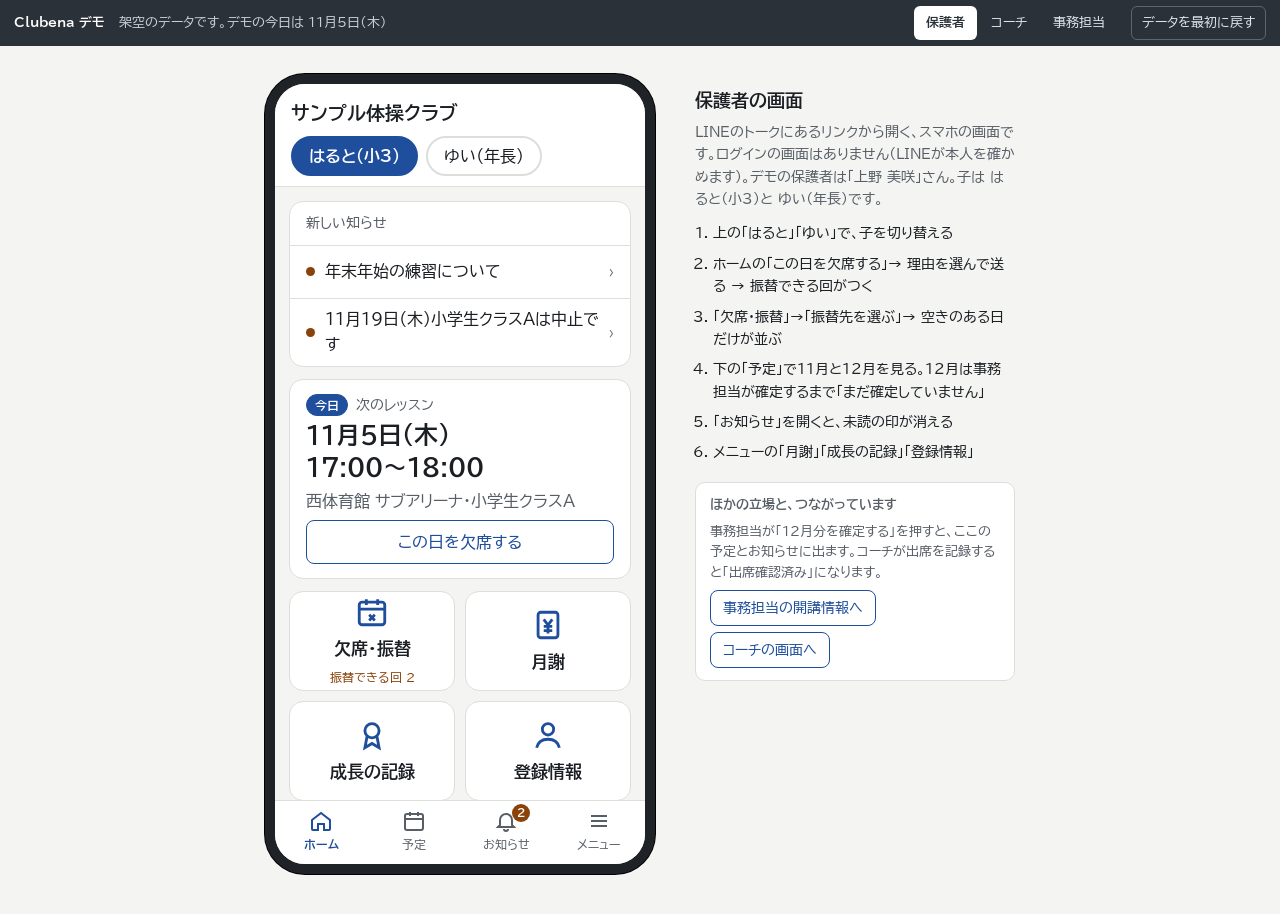
<file: parent.html>
<!doctype html>
<html lang="ja">
<head>
<meta charset="utf-8">
<meta name="viewport" content="width=device-width, initial-scale=1">
<title>保護者の画面 | Clubena デモ</title>
<meta name="robots" content="noindex">
<link rel="preconnect" href="https://fonts.googleapis.com">
<link rel="preconnect" href="https://fonts.gstatic.com" crossorigin>
<link href="https://fonts.googleapis.com/css2?family=BIZ+UDPGothic:wght@400;700&display=swap" rel="stylesheet">
<link rel="icon" href="data:image/svg+xml,%3Csvg xmlns=%22http://www.w3.org/2000/svg%22 viewBox=%220 0 32 32%22%3E%3Crect width=%2232%22 height=%2232%22 rx=%227%22 fill=%22%231e4e9c%22/%3E%3Cpath d=%22M9 22c3-9 11-9 14 0%22 stroke=%22white%22 stroke-width=%223%22 fill=%22none%22 stroke-linecap=%22round%22/%3E%3Ccircle cx=%2216%22 cy=%2210%22 r=%223%22 fill=%22white%22/%3E%3C/svg%3E">
<link rel="stylesheet" href="assets/demo.css">
</head>
<body>
<div id="bar"></div>
<div class="stage">
  <div class="phone" id="phone" aria-label="保護者の画面（LINEミニアプリ）"></div>
  <aside class="guide" aria-label="この画面で試せること">
    <h2>保護者の画面</h2>
    <p>LINEのトークにあるリンクから開く、スマホの画面です。ログインの画面はありません（LINEが本人を確かめます）。デモの保護者は「上野 美咲」さん。子は はると（小3）と ゆい（年長）です。</p>
    <ol>
      <li>上の「はると」「ゆい」で、子を切り替える</li>
      <li>ホームの「この日を欠席する」→ 理由を選んで送る → 振替できる回がつく</li>
      <li>「欠席・振替」→「振替先を選ぶ」→ 空きのある日だけが並ぶ</li>
      <li>下の「予定」で11月と12月を見る。12月は事務担当が確定するまで「まだ確定していません」</li>
      <li>「お知らせ」を開くと、未読の印が消える</li>
      <li>メニューの「月謝」「成長の記録」「登録情報」</li>
    </ol>
    <div class="guide-box">
      <p><b>ほかの立場と、つながっています</b></p>
      <p>事務担当が「12月分を確定する」を押すと、ここの予定とお知らせに出ます。コーチが出席を記録すると「出席確認済み」になります。</p>
      <div class="guide-switch"><a class="btn sub sm" href="admin.html#/sessions">事務担当の開講情報へ</a><a class="btn sub sm" href="coach.html">コーチの画面へ</a></div>
    </div>
  </aside>
</div>
<script type="module" src="assets/parent.js"></script>
</body>
</html>
</file>
<file: assets/demo.css>
/* =============================================================================
   Clubena デモの見た目
   色と文字は、実際のアプリ（public/css/app.css）と同じ。
   保護者・コーチの画面はスマホの幅、事務担当の画面はパソコンの幅を基本にする。
   ============================================================================= */

:root {
  --bg: #f4f5f2;
  --surface: #ffffff;
  --line: #dcdfd9;
  --text: #1b1f24;
  --text-sub: #575e66;
  --accent: #1e4e9c;
  --accent-soft: #e6eef9;
  --warn: #8a4209;
  --warn-soft: #fbf1e6;
  --ok: #0b5d3b;
  --ok-mark: #2e8b57;
  --ok-soft: #e3f2ea;
  --muted: #8a929c;
  --focus: 3px solid #1e4e9c;
}

* { box-sizing: border-box; }
html { -webkit-text-size-adjust: 100%; }
body {
  margin: 0;
  background: var(--bg);
  color: var(--text);
  font-family: 'BIZ UDPGothic', 'Hiragino Sans', 'Noto Sans JP', sans-serif;
  line-height: 1.6;
  line-break: strict;
}
a { color: var(--accent); }
button, input, select, textarea { font: inherit; color: inherit; }
:focus-visible { outline: var(--focus); outline-offset: 2px; }
.small { font-size: 13px; color: var(--text-sub); }
.vh { position: absolute; width: 1px; height: 1px; overflow: hidden; clip: rect(0 0 0 0); white-space: nowrap; }
@media (prefers-reduced-motion: reduce) { * { transition: none !important; animation: none !important; } }

/* --- デモの帯 ------------------------------------------------------------------ */
.demo-bar {
  position: sticky;
  top: 0;
  z-index: 50;
  display: flex;
  flex-wrap: wrap;
  align-items: center;
  gap: 4px 14px;
  padding: 6px 14px;
  color: #fff;
  background: #2b3138;
  font-size: 13px;
}
.demo-brand { color: #fff; font-weight: bold; text-decoration: none; }
.demo-note { color: #c9ced4; }
.demo-roles { display: flex; gap: 2px; margin-left: auto; }
.demo-roles a {
  display: inline-flex;
  align-items: center;
  min-height: 34px;
  padding: 0 12px;
  color: #dfe3e8;
  text-decoration: none;
  border-radius: 6px;
}
.demo-roles a[aria-current="page"] { color: #2b3138; background: #fff; font-weight: bold; }
.demo-roles a:hover:not([aria-current]) { background: #3d454e; }
.demo-reset {
  min-height: 34px;
  padding: 0 10px;
  color: #dfe3e8;
  background: none;
  border: 1px solid #5d6670;
  border-radius: 6px;
  cursor: pointer;
}
@media (max-width: 640px) {
  .demo-note { display: none; }
  .demo-roles { margin-left: 0; }
}

.demo-toast {
  position: fixed;
  left: 50%;
  bottom: 24px;
  z-index: 100;
  max-width: calc(100% - 32px);
  padding: 10px 16px;
  color: #fff;
  background: #2b3138;
  border-radius: 8px;
  transform: translate(-50%, 20px);
  opacity: 0;
  pointer-events: none;
  transition: opacity .2s, transform .2s;
}
.demo-toast.is-on { opacity: 1; transform: translate(-50%, 0); }

/* --- スマホの枠（保護者・コーチ）。パソコンでは、横に「試せること」を並べる ----------- */
.stage { display: flex; justify-content: center; gap: 40px; padding: 0; }
.phone { width: 100%; min-height: calc(100vh - 46px); background: var(--bg); display: flex; flex-direction: column; }
.guide { display: none; }
@media (min-width: 900px) {
  .stage { padding: 28px 24px 40px; align-items: flex-start; }
  .phone {
    width: 390px;
    min-height: 0;
    height: 800px;
    flex: none;
    overflow: hidden;
    border: 10px solid #1f2328;
    border-radius: 40px;
    box-shadow: 0 0 0 1px #000;
  }
  .guide { display: block; width: 320px; padding-top: 12px; }
}
.phone-scroll { flex: 1; overflow-y: auto; -webkit-overflow-scrolling: touch; }
.is-embed .phone { min-height: 100vh; }
@media (max-width: 899px) {
  /* スマホでは画面全体をスクロールし、下のタブは画面の下に貼りつける */
  .phone-scroll { overflow: visible; }
  .p-tabs { position: sticky; bottom: 0; z-index: 5; }
  .c-head { position: sticky; top: 0; z-index: 5; }
}
.guide h2 { margin: 0 0 6px; font-size: 18px; }
.guide p { margin: 0 0 12px; color: var(--text-sub); font-size: 14px; }
.guide ol { margin: 0; padding-left: 1.3em; font-size: 14px; }
.guide li { margin-bottom: 8px; }
.guide .guide-box { margin-top: 18px; padding: 12px 14px; background: var(--surface); border: 1px solid var(--line); border-radius: 10px; font-size: 13px; }
.guide .guide-box p { margin: 0 0 6px; font-size: 13px; }
.guide-switch { display: flex; flex-wrap: wrap; gap: 6px; margin-top: 4px; }

/* --- 共通の部品 ------------------------------------------------------------------- */
.btn {
  display: inline-flex;
  align-items: center;
  justify-content: center;
  gap: 6px;
  min-height: 44px;
  padding: 0 18px;
  color: #fff;
  text-decoration: none;
  background: var(--accent);
  border: 1px solid var(--accent);
  border-radius: 8px;
  cursor: pointer;
}
.btn.sub { color: var(--accent); background: var(--surface); }
.btn.danger { background: var(--warn); border-color: var(--warn); }
.btn.wide { width: 100%; }
.btn.sm { min-height: 36px; padding: 0 12px; font-size: 14px; white-space: nowrap; }
.btn:disabled { opacity: .5; cursor: default; }
.link { min-height: 40px; padding: 0 4px; color: var(--accent); background: none; border: 0; text-decoration: underline; cursor: pointer; }
.actions { display: flex; flex-wrap: wrap; gap: 8px; margin-top: 10px; }

.tag {
  display: inline-block;
  padding: 0 8px;
  font-size: 12px;
  font-weight: bold;
  line-height: 1.7;
  white-space: nowrap;
  border: 1px solid currentColor;
  border-radius: 999px;
}
.tag.warn { color: var(--warn); }
.tag.ok { color: var(--ok); }
.tag.muted { color: var(--muted); }
.tag.fill { color: #fff; background: var(--accent); border-color: var(--accent); }
.tag.fill-warn { color: #fff; background: var(--warn); border-color: var(--warn); }

.dot { display: inline-block; width: 9px; height: 9px; border-radius: 50%; background: var(--warn); flex: none; }
.ok-text { color: var(--ok); font-weight: bold; }
.warn-text { color: var(--warn); font-weight: bold; }

.field { margin-bottom: 14px; min-width: 0; }
.field > label, .field .label { display: block; margin-bottom: 4px; font-size: 14px; color: var(--text-sub); }
.field input[type="text"], .field input[type="date"], .field input[type="number"], .field input[type="tel"], .field select, .field textarea {
  width: 100%;
  min-height: 44px;
  padding: 8px 10px;
  background: var(--surface);
  border: 1px solid var(--line);
  border-radius: 8px;
}
.field textarea { min-height: 96px; resize: vertical; }
.field [aria-invalid="true"] { border: 2px solid var(--warn); }
.err { margin: 4px 0 0; font-size: 14px; font-weight: bold; color: var(--warn); }
.check { display: flex; align-items: center; gap: 8px; min-height: 44px; cursor: pointer; }
.check input { width: 22px; height: 22px; flex: none; }
.choices { display: flex; flex-wrap: wrap; gap: 6px; }
.choice {
  display: inline-flex;
  align-items: center;
  min-height: 44px;
  padding: 0 14px;
  background: var(--surface);
  border: 1px solid var(--line);
  border-radius: 8px;
  cursor: pointer;
}
.choice[aria-pressed="true"], .choice:has(input:checked) { color: var(--accent); background: var(--accent-soft); border-color: var(--accent); font-weight: bold; }
.choice input { position: absolute; opacity: 0; width: 1px; height: 1px; }
.choice:has(input:focus-visible) { outline: var(--focus); outline-offset: 2px; }

.note-box { padding: 10px 12px; font-size: 14px; background: var(--warn-soft); color: var(--warn); border-radius: 8px; }
.info-box { padding: 10px 12px; font-size: 14px; background: var(--accent-soft); border-radius: 8px; }
.ok-box { padding: 10px 12px; font-size: 14px; color: var(--ok); background: var(--ok-soft); border-radius: 8px; font-weight: bold; }
.line-text {
  margin: 8px 0 0;
  padding: 10px 12px;
  white-space: pre-wrap;
  font-size: 14px;
  background: #f0f7ee;
  border: 1px solid #c8dfc2;
  border-radius: 8px;
}

/* 下から出る窓（スマホ）・真ん中に出る窓（パソコン） */
.modal-back {
  position: fixed;
  inset: 0;
  z-index: 60;
  display: flex;
  align-items: flex-end;
  justify-content: center;
  background: rgba(27, 31, 36, .45);
}
.modal {
  width: 100%;
  max-width: 560px;
  max-height: 90vh;
  overflow-y: auto;
  padding: 18px 18px 22px;
  background: var(--surface);
  border-radius: 14px 14px 0 0;
}
.modal h2 { margin: 0 0 10px; font-size: 18px; }
@media (min-width: 700px) {
  .modal-back { align-items: center; }
  .modal { border-radius: 14px; }
}

/* =============================================================================
   保護者の画面（スマホ）
   ============================================================================= */
.p-head { padding: 14px 16px 10px; background: var(--surface); border-bottom: 1px solid var(--line); }
.p-club { margin: 0 0 8px; font-size: 19px; font-weight: bold; }
.p-kids { display: flex; gap: 8px; overflow-x: auto; }
.p-kid {
  flex: none;
  min-height: 40px;
  padding: 0 16px;
  background: var(--surface);
  border: 2px solid var(--line);
  border-radius: 999px;
  cursor: pointer;
}
.p-kid[aria-pressed="true"] { color: #fff; background: var(--accent); border-color: var(--accent); font-weight: bold; }
.p-main { display: grid; gap: 12px; padding: 14px 14px 24px; }
.p-main > * { min-width: 0; }
.p-card { padding: 14px 16px; background: var(--surface); border: 1px solid var(--line); border-radius: 14px; }
.p-card h2 { margin: 0 0 8px; font-size: 16px; }
.p-card p { margin: 0 0 6px; }
.p-title { margin: 0; padding: 4px 2px 0; font-size: 20px; }

.p-news { padding: 0; overflow: hidden; }
.p-news h2 { margin: 0; padding: 10px 16px; font-size: 14px; font-weight: normal; color: var(--text-sub); border-bottom: 1px solid var(--line); }
.p-news ul { margin: 0; padding: 0; list-style: none; }
.p-news li + li { border-top: 1px solid var(--line); }
.p-news a, .p-news button {
  display: flex;
  align-items: center;
  gap: 10px;
  width: 100%;
  min-height: 52px;
  padding: 8px 16px;
  color: var(--text);
  text-align: left;
  text-decoration: none;
  background: none;
  border: 0;
  cursor: pointer;
}
.p-news .p-news-text { flex: 1; min-width: 0; }
.p-news .chev { color: var(--text-sub); }
.p-news .is-empty { padding: 12px 16px; color: var(--text-sub); font-size: 14px; }

.p-next-label { display: flex; align-items: center; gap: 8px; margin-bottom: 4px; color: var(--text-sub); font-size: 14px; }
.p-next-when { margin: 0; font-size: 24px; font-weight: bold; line-height: 1.3; }
.p-next-where { margin: 2px 0 10px; color: var(--text-sub); }
.p-big { display: grid; grid-template-columns: 1fr 1fr; gap: 10px; }
.p-big a {
  display: flex;
  flex-direction: column;
  align-items: center;
  justify-content: center;
  gap: 6px;
  min-height: 100px;
  color: var(--text);
  text-decoration: none;
  background: var(--surface);
  border: 1px solid var(--line);
  border-radius: 14px;
  font-weight: bold;
  font-size: 17px;
}
.p-big svg { width: 34px; height: 34px; color: var(--accent); }
.p-big .count { font-size: 12px; font-weight: normal; color: var(--warn); }

.p-tabs {
  display: grid;
  grid-template-columns: repeat(4, 1fr);
  background: var(--surface);
  border-top: 1px solid var(--line);
}
.p-tabs a {
  position: relative;
  display: flex;
  flex-direction: column;
  align-items: center;
  gap: 2px;
  padding: 8px 0 10px;
  color: var(--text-sub);
  font-size: 12px;
  text-decoration: none;
}
.p-tabs svg { width: 24px; height: 24px; }
.p-tabs a[aria-current="page"] { color: var(--accent); font-weight: bold; }
.p-tabs .badge {
  position: absolute;
  top: 3px;
  left: calc(50% + 6px);
  min-width: 18px;
  height: 18px;
  padding: 0 5px;
  color: #fff;
  font-size: 11px;
  font-weight: bold;
  line-height: 18px;
  text-align: center;
  background: var(--warn);
  border-radius: 9px;
}

.p-banner { margin: 0 0 10px; padding: 10px 12px; font-size: 14px; border-radius: 8px; }
.p-banner.is-confirmed { color: var(--ok); background: var(--ok-soft); font-weight: bold; }
.p-banner.is-waiting { color: var(--warn); background: var(--warn-soft); font-weight: bold; }
.p-monthbar { display: flex; align-items: center; justify-content: space-between; gap: 8px; margin-bottom: 10px; }
.p-monthbar strong { font-size: 18px; }
.p-list { margin: 0; padding: 0; list-style: none; }
.p-list > li { border-top: 1px solid var(--line); }
.p-list > li:first-child { border-top: 0; }
.p-lesson { display: grid; grid-template-columns: 56px 1fr auto; gap: 2px 12px; align-items: center; padding: 10px 0; }
a.p-lesson { color: inherit; text-decoration: none; border-radius: 8px; }
a.p-lesson:hover { background: #f6f8fb; }
.p-date { text-align: center; line-height: 1.2; }
.p-date b { display: block; font-size: 18px; }
.p-date small { color: var(--text-sub); }
.p-lesson-main { min-width: 0; font-size: 14px; }
.p-lesson-main .sub { display: block; color: var(--text-sub); font-size: 13px; }
.p-lesson-main .note { display: block; color: var(--warn); font-size: 13px; }
.p-lesson.is-cancelled .p-date, .p-lesson.is-cancelled .p-lesson-time { text-decoration: line-through; color: var(--text-sub); }

.p-notice { display: flex; gap: 10px; align-items: flex-start; }
.p-notice-body { white-space: pre-wrap; }
.p-menu { margin: 0; padding: 0; list-style: none; }
.p-menu li + li { border-top: 1px solid var(--line); }
.p-menu a { display: flex; align-items: center; justify-content: space-between; min-height: 54px; color: var(--text); text-decoration: none; font-weight: bold; }
.p-dl { display: grid; grid-template-columns: max-content 1fr; gap: 6px 14px; margin: 0; }
.p-dl dt { color: var(--text-sub); font-size: 14px; }
.p-dl dd { margin: 0; min-width: 0; overflow-wrap: anywhere; }
.p-amount { margin: 4px 0 8px; font-size: 28px; font-weight: bold; }
.p-breakdown { margin: 0; padding: 0; list-style: none; font-size: 14px; }
.p-breakdown li { display: flex; justify-content: space-between; gap: 10px; padding: 6px 0; border-top: 1px solid var(--line); }
.p-history { margin: 0; padding: 0 0 0 16px; list-style: none; border-left: 3px solid var(--accent-soft); }
.p-history li { position: relative; padding: 4px 0 10px 4px; }
.p-history li::before { content: ''; position: absolute; left: -23px; top: 11px; width: 11px; height: 11px; border-radius: 50%; background: var(--accent); }
.p-kyu { font-size: 34px; font-weight: bold; color: var(--accent); line-height: 1.2; }
.p-credit { padding: 12px; border: 1px solid var(--line); border-radius: 10px; }
.p-credit + .p-credit { margin-top: 8px; }
.p-pick { margin: 6px 0 0; padding: 0; list-style: none; }
.p-pick li + li { margin-top: 6px; }
.p-pick button {
  display: flex;
  justify-content: space-between;
  align-items: center;
  gap: 8px;
  width: 100%;
  min-height: 52px;
  padding: 8px 12px;
  text-align: left;
  background: var(--surface);
  border: 1px solid var(--line);
  border-radius: 10px;
  cursor: pointer;
}
.p-pick button:hover { border-color: var(--accent); }
.p-terms { max-height: 260px; overflow-y: auto; padding: 10px 12px; white-space: pre-wrap; font-size: 14px; background: #f6f6f4; border-radius: 8px; }

/* =============================================================================
   コーチの画面（スマホ）
   ============================================================================= */
.c-head { display: flex; align-items: center; justify-content: space-between; gap: 8px; padding: 12px 16px; background: var(--surface); border-bottom: 1px solid var(--line); }
.c-head strong { font-size: 17px; }
.c-nav { display: flex; gap: 4px; padding: 6px 10px; overflow-x: auto; background: var(--surface); border-bottom: 1px solid var(--line); }
.c-nav a {
  flex: none;
  display: inline-flex;
  align-items: center;
  min-height: 38px;
  padding: 0 12px;
  color: var(--text);
  font-size: 14px;
  text-decoration: none;
  border-radius: 8px;
}
.c-nav a[aria-current="page"] { color: #fff; background: var(--accent); font-weight: bold; }
.c-roster { margin: 0; padding: 0; list-style: none; }
.c-kid {
  display: grid;
  grid-template-columns: 1fr auto;
  align-items: center;
  gap: 4px 10px;
  padding: 10px 0;
  border-top: 1px solid var(--line);
}
.c-kid:first-child { border-top: 0; }
.c-kid-name { font-size: 17px; font-weight: bold; }
.c-kid-sub { display: flex; flex-wrap: wrap; gap: 4px; margin-top: 2px; font-size: 13px; color: var(--text-sub); }
.c-mark {
  min-width: 96px;
  min-height: 48px;
  padding: 0 10px;
  font-weight: bold;
  background: var(--surface);
  border: 2px solid var(--line);
  border-radius: 10px;
  cursor: pointer;
}
.c-mark.is-present { color: #fff; background: var(--ok-mark); border-color: var(--ok-mark); }
.c-mark.is-absent { color: #fff; background: var(--muted); border-color: var(--muted); }
.c-ec { grid-column: 1 / -1; }
.c-session { display: flex; align-items: center; justify-content: space-between; gap: 10px; padding: 12px 0; border-top: 1px solid var(--line); }
.c-session:first-child { border-top: 0; }
.c-wish { display: grid; grid-template-columns: 1fr auto; align-items: center; gap: 8px; padding: 10px 0; border-top: 1px solid var(--line); }
.c-wish:first-child { border-top: 0; }
.c-wish-btns { display: flex; }
.c-wish-btns button {
  width: 48px;
  min-height: 44px;
  font-size: 18px;
  background: var(--surface);
  border: 1px solid var(--line);
  cursor: pointer;
}
.c-wish-btns button:first-child { border-radius: 8px 0 0 8px; }
.c-wish-btns button:last-child { border-radius: 0 8px 8px 0; }
.c-wish-btns button + button { border-left: 0; }
.c-wish-btns button[aria-pressed="true"] { color: #fff; background: var(--accent); border-color: var(--accent); font-weight: bold; }
.c-memo { padding: 10px 0; border-top: 1px solid var(--line); }
.c-memo:first-child { border-top: 0; }
.c-memo p { margin: 0 0 2px; white-space: pre-wrap; }

/* =============================================================================
   事務担当の画面（パソコン）
   ============================================================================= */
.a-shell { display: grid; grid-template-columns: 240px minmax(0, 1fr); min-height: calc(100vh - 46px); }
.a-side { padding: 18px 12px; background: var(--surface); border-right: 1px solid var(--line); }
.a-club { margin: 0 0 2px 10px; font-size: 18px; font-weight: bold; }
.a-who { margin: 0 0 14px 10px; font-size: 13px; color: var(--text-sub); }
.a-menu { margin: 0; padding: 0; list-style: none; }
.a-menu a {
  display: flex;
  align-items: center;
  justify-content: space-between;
  min-height: 44px;
  padding: 0 12px;
  color: var(--text);
  text-decoration: none;
  border-radius: 8px;
}
.a-menu a[aria-current="page"] { color: var(--accent); background: var(--accent-soft); font-weight: bold; }
.a-menu a:hover:not([aria-current]) { background: #f3f5f8; }
.a-badge { min-width: 22px; height: 22px; padding: 0 6px; color: #fff; font-size: 12px; font-weight: bold; line-height: 22px; text-align: center; background: var(--warn); border-radius: 11px; }
.a-main { padding: 24px 28px 48px; min-width: 0; }
.a-date { margin: 0; color: var(--text-sub); }
.a-h1 { margin: 0 0 4px; font-size: 28px; }
.a-lead { margin: 0 0 18px; color: var(--text-sub); }
.a-grid { display: grid; grid-template-columns: minmax(0, 1fr) 340px; gap: 18px; align-items: start; }
.a-card { padding: 18px 20px; background: var(--surface); border: 1px solid var(--line); border-radius: 12px; }
.a-card + .a-card { margin-top: 14px; }
.a-card h2 { margin: 0 0 10px; font-size: 18px; }
.a-card h3 { margin: 14px 0 8px; font-size: 15px; }
.a-todo { margin: 0; padding: 0; list-style: none; }
.a-todo li { display: grid; grid-template-columns: 5.2em minmax(0, 1fr) auto; align-items: center; gap: 4px 14px; padding: 16px 0; border-top: 1px solid var(--line); }
.a-todo li:first-child { border-top: 0; padding-top: 4px; }
.a-todo-title { margin: 0; font-size: 17px; font-weight: bold; }
.a-todo-sub { margin: 2px 0 0; font-size: 14px; color: var(--text-sub); }
.a-kind { justify-self: start; padding: 2px 8px; font-size: 13px; font-weight: bold; border-radius: 6px; background: #ececea; color: var(--text-sub); white-space: nowrap; }
.a-kind.is-urgent { color: var(--warn); background: var(--warn-soft); }
.a-today li { display: grid; grid-template-columns: auto 1fr; gap: 0 12px; padding: 10px 0; border-top: 1px solid var(--line); }
.a-today li:first-child { border-top: 0; }
.a-stat { display: flex; justify-content: space-between; padding: 6px 0; }
.a-bar { height: 8px; margin: 4px 0; background: #ececea; border-radius: 4px; overflow: hidden; }
.a-bar span { display: block; height: 100%; background: var(--accent); }
.a-toolbar { display: flex; flex-wrap: wrap; align-items: center; gap: 8px 12px; margin-bottom: 12px; }
.a-toolbar select, .a-toolbar input[type="search"] { min-height: 40px; padding: 0 10px; background: var(--surface); border: 1px solid var(--line); border-radius: 8px; }
.a-table-wrap { overflow-x: auto; }
.a-table { width: 100%; border-collapse: collapse; font-size: 14px; }
.a-table th, .a-table td { padding: 8px 10px; text-align: left; vertical-align: middle; border-bottom: 1px solid var(--line); }
.a-table th { position: sticky; top: 0; color: var(--text-sub); font-weight: bold; white-space: nowrap; background: #f6f6f4; }
.a-table td.num, .a-table th.num { text-align: right; font-variant-numeric: tabular-nums; white-space: nowrap; }
.a-table tr.is-selected td { background: var(--accent-soft); }
.a-table tr.is-unpaid td { background: #fdf8f2; }
.a-table .kana { display: block; font-size: 12px; color: var(--text-sub); }
.a-table input[type="checkbox"] { width: 20px; height: 20px; }
.a-tabs { display: flex; flex-wrap: wrap; gap: 4px; margin-bottom: 14px; border-bottom: 2px solid var(--line); }
.a-tabs a { display: inline-flex; align-items: center; min-height: 42px; padding: 0 14px; color: var(--text-sub); text-decoration: none; border-bottom: 3px solid transparent; margin-bottom: -2px; }
.a-tabs a[aria-current="page"] { color: var(--accent); border-bottom-color: var(--accent); font-weight: bold; }
.a-member-no { margin: 10px 0; font-size: 72px; font-weight: bold; letter-spacing: .08em; line-height: 1.1; text-align: center; font-variant-numeric: tabular-nums; }
.a-apply { padding: 14px 0; border-top: 1px solid var(--line); }
.a-apply:first-child { border-top: 0; padding-top: 0; }
.a-row { display: flex; flex-wrap: wrap; align-items: center; gap: 8px 12px; }
.a-row select { min-height: 44px; padding: 0 10px; background: var(--surface); border: 1px solid var(--line); border-radius: 8px; }
.a-lot { display: inline-flex; }
.a-lot button { min-height: 38px; padding: 0 10px; font-size: 13px; background: var(--surface); border: 1px solid var(--line); cursor: pointer; }
.a-lot button:first-child { border-radius: 8px 0 0 8px; }
.a-lot button:last-child { border-radius: 0 8px 8px 0; }
.a-lot button + button { border-left: 0; }
.a-lot button[aria-pressed="true"] { color: #fff; font-weight: bold; }
.a-lot .is-pending[aria-pressed="true"] { background: #6b7480; border-color: #6b7480; }
.a-lot .is-won[aria-pressed="true"] { background: var(--ok-mark); border-color: var(--ok-mark); }
.a-lot .is-lost[aria-pressed="true"] { background: var(--muted); border-color: var(--muted); }
tr.is-lost td:not(:last-child) { color: var(--text-sub); text-decoration: line-through; }
tr.is-cancelled td:not(:last-child) { color: var(--text-sub); }
.a-shift td { text-align: center; }
.a-shift td:first-child, .a-shift th:first-child { text-align: left; }
.a-cell {
  min-width: 52px;
  min-height: 36px;
  font-size: 15px;
  background: var(--surface);
  border: 1px solid var(--line);
  border-radius: 6px;
  cursor: pointer;
}
.a-cell[aria-pressed="true"] { color: #fff; background: var(--accent); border-color: var(--accent); font-weight: bold; }
tr.is-short td { background: var(--warn-soft); }
.a-steps { margin: 0; padding-left: 1.3em; }
.a-steps li { margin-bottom: 6px; }
.a-issue { padding: 6px 10px; border-left: 4px solid; border-radius: 4px; font-size: 14px; }
.a-issue + .a-issue { margin-top: 4px; }
.a-issue.is-error { background: #fbe7e4; border-color: #c0392b; }
.a-issue.is-warn { background: #fcf3dc; border-color: #c58a00; }
.a-stages { display: grid; gap: 8px; }
.a-stage { display: grid; grid-template-columns: auto 1fr; gap: 2px 12px; padding: 12px 14px; border: 2px solid var(--line); border-radius: 10px; cursor: pointer; }
.a-stage:has(input:checked) { border-color: var(--accent); background: var(--accent-soft); }
.a-stage input { width: 20px; height: 20px; margin-top: 3px; }
.a-stage p { grid-column: 2; margin: 0; font-size: 14px; color: var(--text-sub); }

@media (max-width: 1100px) {
  .a-grid { grid-template-columns: minmax(0, 1fr); }
}
@media (max-width: 760px) {
  .a-shell { grid-template-columns: minmax(0, 1fr); }
  .a-side { padding: 8px 10px; border-right: 0; border-bottom: 1px solid var(--line); }
  .a-club, .a-who { display: none; }
  .a-menu { display: flex; gap: 4px; overflow-x: auto; }
  .a-menu a { flex: none; white-space: nowrap; gap: 6px; }
  .a-main { padding: 16px 14px 40px; }
  .a-h1 { font-size: 22px; }
  .a-todo li { grid-template-columns: minmax(0, 1fr); }
  .a-todo li > .btn { justify-self: start; }
  .a-member-no { font-size: 52px; }
  .a-table th, .a-table td { white-space: nowrap; }
}

/* =============================================================================
   入口のページ（index.html）
   ============================================================================= */
.i-wrap { max-width: 1120px; margin: 0 auto; padding: 0 20px; }
.i-hero { display: grid; grid-template-columns: minmax(0, 1fr) 390px; gap: 48px; align-items: center; padding: 48px 0 40px; }
.i-name { margin: 0 0 6px; font-size: 15px; color: var(--accent); font-weight: bold; }
.i-hero h1 { margin: 0 0 16px; font-size: 40px; line-height: 1.3; letter-spacing: .01em; word-break: auto-phrase; text-wrap: balance; }
.i-hero .i-lead { margin: 0 0 22px; font-size: 17px; max-width: 34em; }
.i-facts { display: flex; flex-wrap: wrap; gap: 6px 18px; margin: 0 0 24px; padding: 0; list-style: none; font-size: 14px; color: var(--text-sub); }
.i-facts li::before { content: '✓ '; color: var(--ok-mark); font-weight: bold; }
.i-phone {
  width: 390px;
  height: 720px;
  overflow: hidden;
  border: 10px solid #1f2328;
  border-radius: 40px;
  background: var(--bg);
}
.i-phone iframe { width: 100%; height: 100%; border: 0; display: block; }
.i-phone-cap { margin: 8px 0 0; text-align: center; font-size: 13px; color: var(--text-sub); }
.i-sec { padding: 36px 0; border-top: 1px solid var(--line); }
.i-sec h2 { margin: 0 0 6px; font-size: 26px; }
.i-sec > .i-wrap > p.i-sub { margin: 0 0 20px; color: var(--text-sub); max-width: 46em; }
.i-roles { display: grid; grid-template-columns: repeat(3, minmax(0, 1fr)); gap: 0; border: 1px solid var(--line); border-radius: 14px; background: var(--surface); overflow: hidden; }
.i-role { display: flex; flex-direction: column; padding: 22px 22px 20px; }
.i-role + .i-role { border-left: 1px solid var(--line); }
.i-role h3 { margin: 0; font-size: 21px; }
.i-role .i-where { margin: 2px 0 12px; font-size: 13px; color: var(--text-sub); }
.i-role ul { flex: 1; margin: 0 0 16px; padding-left: 1.2em; font-size: 15px; }
.i-role li { margin-bottom: 4px; }
.i-flow { margin: 0; padding: 0; list-style: none; counter-reset: flow; display: grid; gap: 10px; }
.i-flow li {
  counter-increment: flow;
  display: grid;
  grid-template-columns: 44px minmax(0, 1fr) auto;
  align-items: center;
  gap: 4px 16px;
  padding: 14px 16px;
  background: var(--surface);
  border: 1px solid var(--line);
  border-radius: 12px;
}
.i-flow li::before {
  content: counter(flow);
  display: grid;
  place-items: center;
  width: 36px;
  height: 36px;
  color: #fff;
  font-weight: bold;
  background: var(--accent);
  border-radius: 50%;
}
.i-flow .i-who { display: inline-block; margin-right: 8px; font-size: 13px; color: var(--text-sub); }
.i-flow b { font-size: 16px; }
.i-flow p { margin: 2px 0 0; font-size: 14px; color: var(--text-sub); }
.i-table { width: 100%; border-collapse: collapse; background: var(--surface); border: 1px solid var(--line); border-radius: 12px; overflow: hidden; font-size: 15px; }
.i-table th, .i-table td { padding: 10px 14px; text-align: left; vertical-align: top; border-bottom: 1px solid var(--line); }
.i-table th { color: var(--text-sub); background: #f6f6f4; font-size: 13px; }
.i-table td:first-child { font-weight: bold; white-space: nowrap; }
.i-principles { display: grid; grid-template-columns: repeat(5, minmax(0, 1fr)); gap: 14px; margin: 0; padding: 0; list-style: none; }
.i-principles li { padding: 16px; background: var(--surface); border: 1px solid var(--line); border-radius: 12px; }
.i-principles .i-letter { display: block; font-size: 28px; font-weight: bold; color: var(--accent); line-height: 1; margin-bottom: 8px; }
.i-principles b { display: block; margin-bottom: 4px; word-break: auto-phrase; text-wrap: balance; }
.i-sub, .i-hero .i-lead { word-break: auto-phrase; }
.i-principles p { margin: 0; font-size: 14px; color: var(--text-sub); }
.i-foot { padding: 28px 0 48px; font-size: 13px; color: var(--text-sub); border-top: 1px solid var(--line); }
.i-foot p { margin: 0 0 6px; }
@media (max-width: 960px) {
  .i-principles { grid-template-columns: repeat(2, minmax(0, 1fr)); }
  .i-hero { grid-template-columns: minmax(0, 1fr); padding-top: 28px; }
  .i-phone-wrap { display: none; }
  .i-hero h1 { font-size: 30px; }
  .i-roles { grid-template-columns: minmax(0, 1fr); }
  .i-role + .i-role { border-left: 0; border-top: 1px solid var(--line); }
}
@media (max-width: 600px) {
  .i-principles { grid-template-columns: minmax(0, 1fr); }
  .i-flow li { grid-template-columns: 36px minmax(0, 1fr); }
  .i-flow li > .btn { grid-column: 2; justify-self: start; }
  .i-table td:first-child { white-space: normal; }
}
</file>
